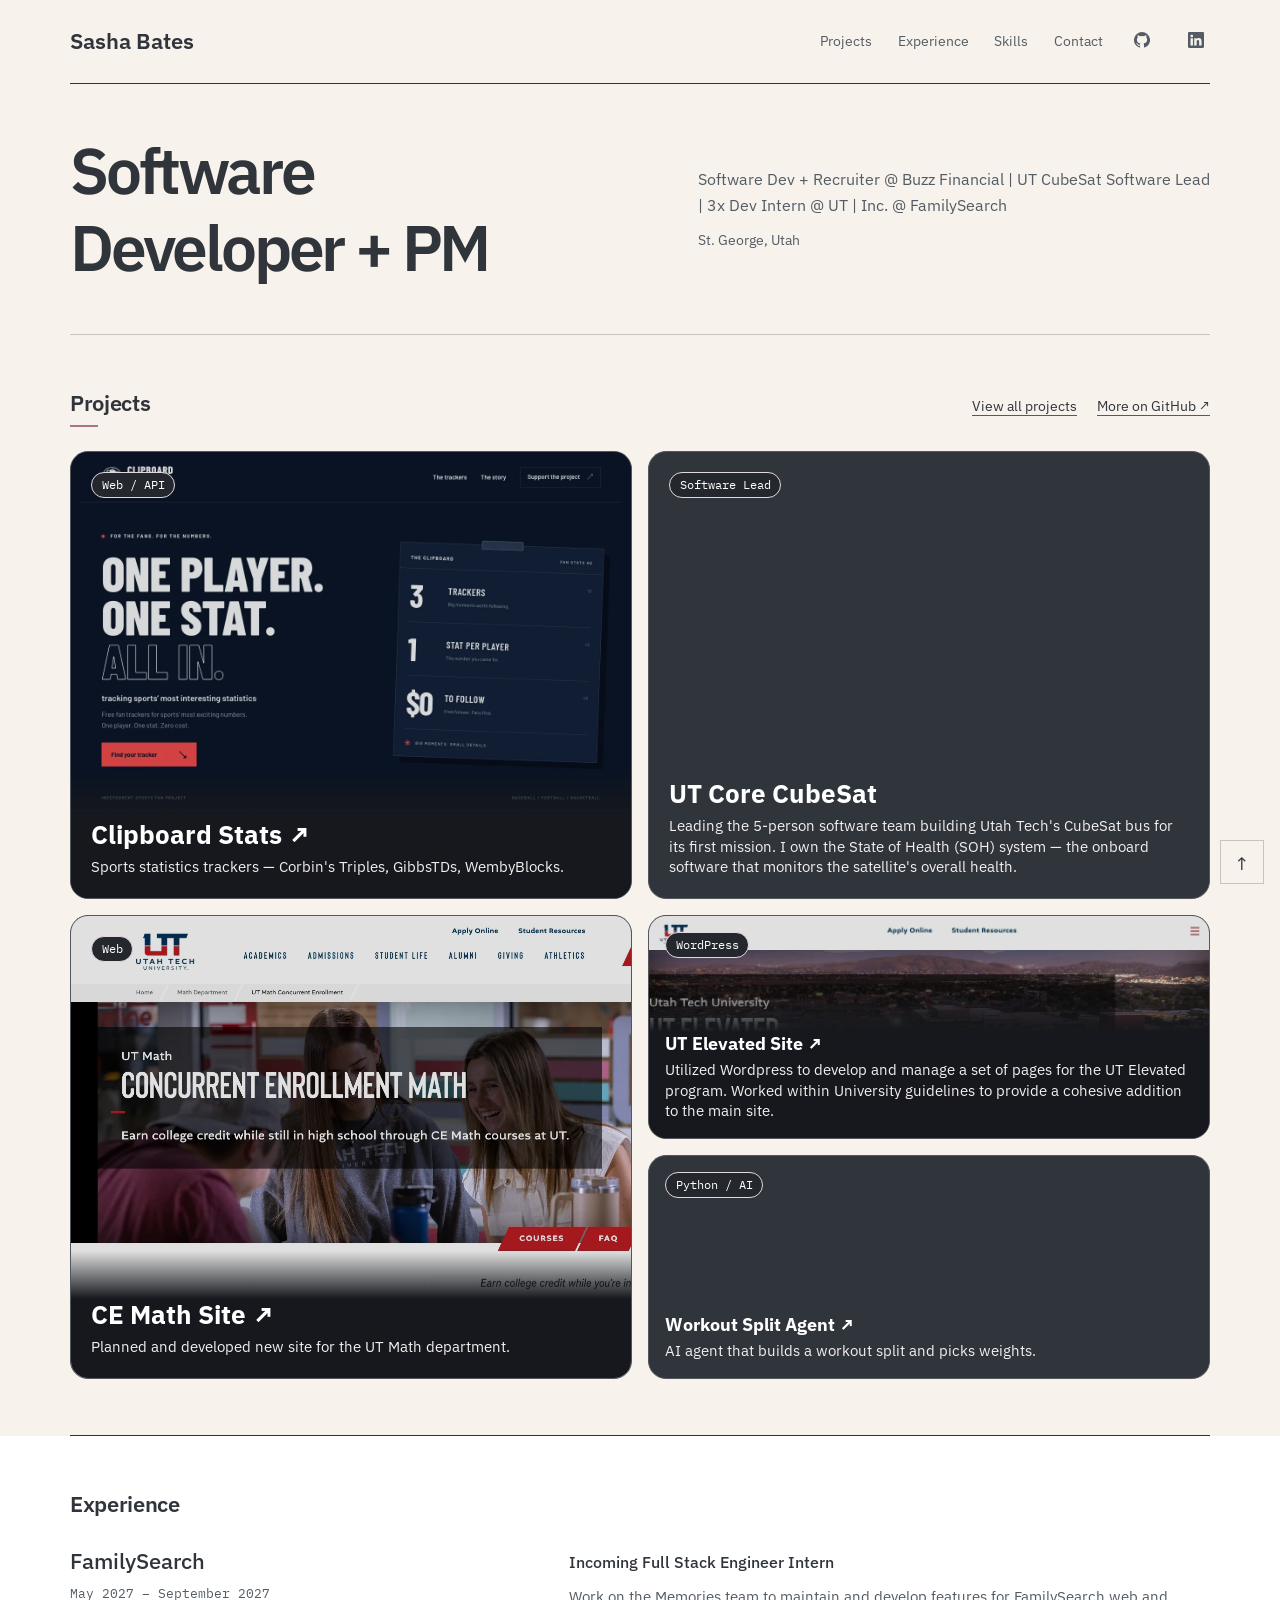
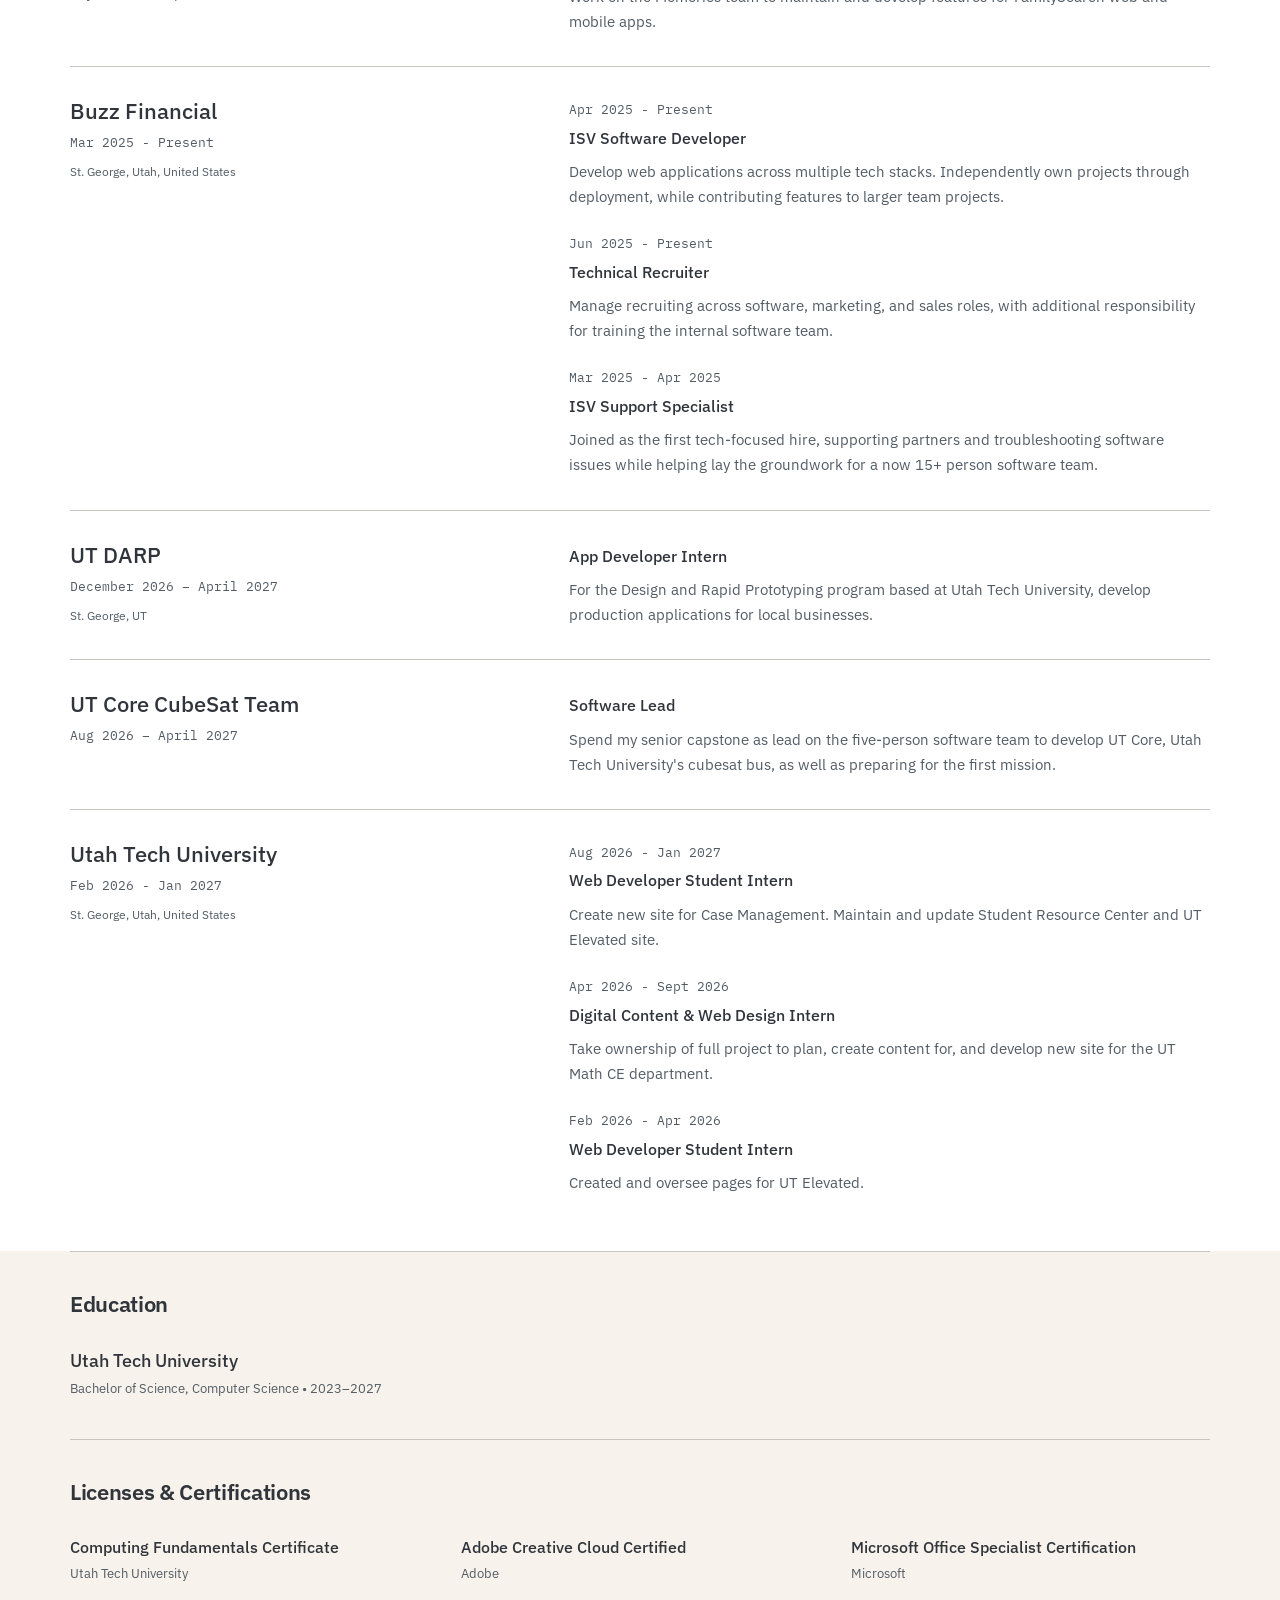
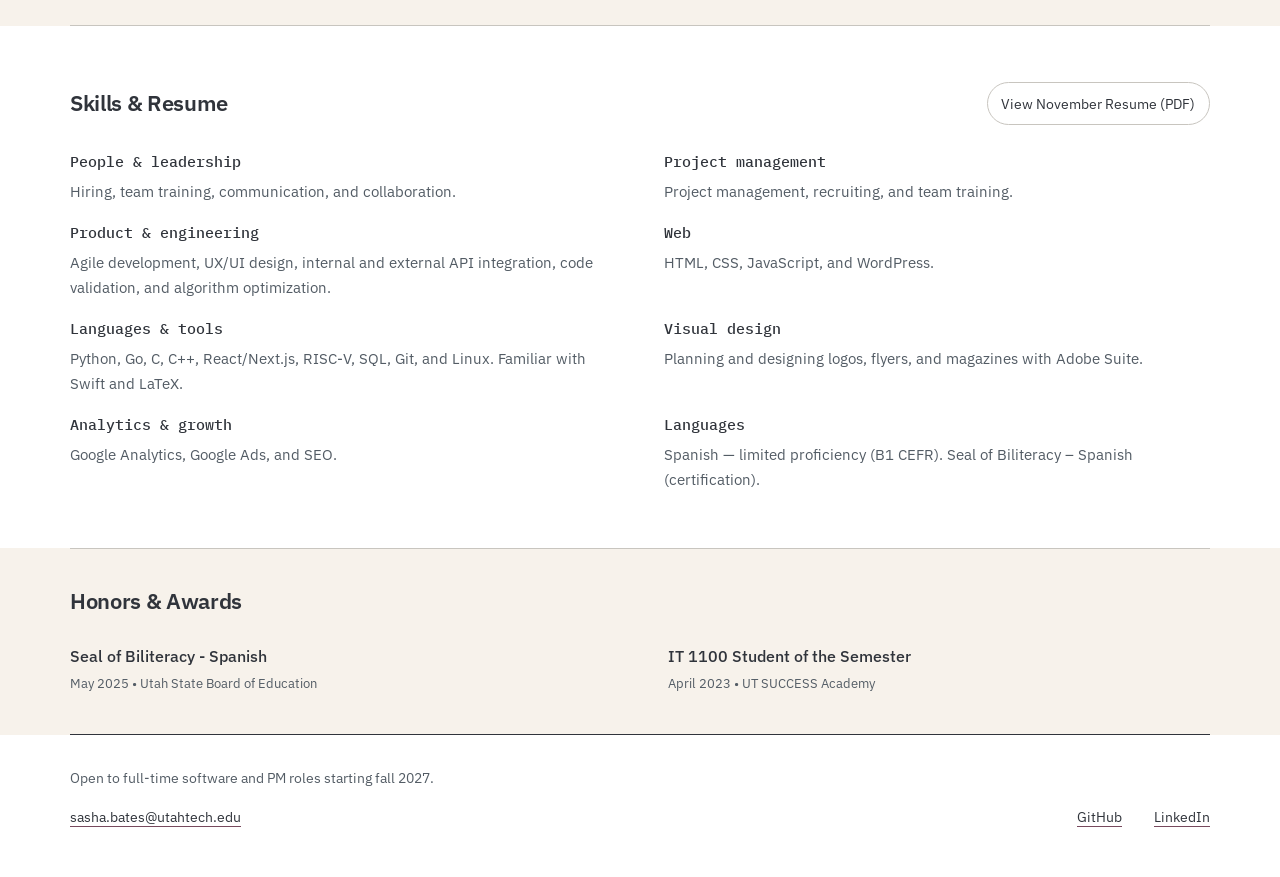
<file: index.html>
<!doctype html>
<html lang="en">
<head>
	<meta charset="UTF-8" />
	<meta name="viewport" content="width=device-width, initial-scale=1.0" />
	<title>Sasha Bates | Software Developer + PM</title>
	<link rel="icon" href="/assets/favicon.svg?v=2" type="image/svg+xml" />
	<link rel="icon" href="/assets/favicon-32.png?v=2" type="image/png" sizes="32x32" />
	<link rel="icon" href="/assets/favicon-16.png?v=2" type="image/png" sizes="16x16" />
	<link rel="apple-touch-icon" href="/assets/favicon-180.png?v=2" sizes="180x180" />
	<link rel="preconnect" href="https://fonts.googleapis.com" />
	<link rel="preconnect" href="https://fonts.gstatic.com" crossorigin />
	<link
		href="https://fonts.googleapis.com/css2?family=IBM+Plex+Mono:wght@400;500&family=IBM+Plex+Sans:wght@400;500;600;700&display=swap"
		rel="stylesheet"
	/>
	<link rel="stylesheet" href="styles.css?v=10" />
</head>
<!-- Google tag (gtag.js) -->
<script async src="https://www.googletagmanager.com/gtag/js?id=G-SPYB3X56YT"></script>
<script>
  window.dataLayer = window.dataLayer || [];
  function gtag(){dataLayer.push(arguments);}
  gtag('js', new Date());

  gtag('config', 'G-SPYB3X56YT');
</script>
<body id="top" class="page-home">
	<a class="skip-link" href="#main">Skip to content</a>
	<header class="site-header">
		<a class="logo" href="/">Sasha Bates</a>
		<nav aria-label="Main navigation">
			<a href="/?scroll=projects">Projects</a>
			<a href="/?scroll=timeline">Experience</a>
			<a href="/?scroll=skills">Skills</a>
			<a href="#contact">Contact</a>
			<a class="nav-social" href="https://github.com/sshb4" target="_blank" rel="noreferrer" aria-label="GitHub">
				<svg viewBox="0 0 16 16" width="16" height="16" aria-hidden="true" focusable="false"><path fill="currentColor" d="M8 0a8 8 0 0 0-2.53 15.59c.4.07.55-.17.55-.38v-1.49c-2.23.48-2.7-.95-2.7-.95-.36-.92-.89-1.16-.89-1.16-.73-.5.06-.49.06-.49.81.06 1.23.83 1.23.83.72 1.22 1.87.87 2.33.66.07-.52.28-.87.51-1.07-1.78-.2-3.64-.89-3.64-3.95 0-.87.31-1.59.82-2.15-.08-.2-.36-1.01.08-2.11 0 0 .67-.22 2.2.82a7.65 7.65 0 0 1 4 0c1.53-1.04 2.2-.82 2.2-.82.44 1.1.16 1.91.08 2.11.51.56.82 1.28.82 2.15 0 3.07-1.87 3.75-3.65 3.95.29.25.54.74.54 1.49v2.18c0 .21.15.46.55.38A8 8 0 0 0 8 0Z" /></svg>
			</a>
			<a class="nav-social" href="https://www.linkedin.com/in/sasha-bates/" target="_blank" rel="noreferrer" aria-label="LinkedIn">
				<svg viewBox="0 0 16 16" width="16" height="16" aria-hidden="true" focusable="false"><path fill="currentColor" d="M0 1.15C0 .52.52 0 1.17 0h13.66C15.48 0 16 .52 16 1.15v13.7c0 .63-.52 1.15-1.17 1.15H1.17C.52 16 0 15.48 0 14.85V1.15Zm4.94 12.24V6.17h-2.4v7.22h2.4ZM3.74 5.18c.84 0 1.36-.55 1.36-1.25-.02-.71-.52-1.25-1.34-1.25-.82 0-1.36.54-1.36 1.25 0 .7.52 1.25 1.33 1.25h.01Zm4.9 8.21V9.36c0-.22.02-.43.08-.59.18-.43.57-.87 1.23-.87.87 0 1.21.66 1.21 1.63v3.86h2.4V9.25c0-2.21-1.18-3.24-2.76-3.24-1.28 0-1.85.7-2.16 1.19V6.17h-2.4c.03.68 0 7.22 0 7.22h2.4Z" /></svg>
			</a>
		</nav>
	</header>

	<main id="main">
		<section class="hero panel">
			<h1>Software Developer + PM</h1>
			<div class="hero-intro">
				<p class="lead">Software Dev + Recruiter @ Buzz Financial | UT CubeSat Software Lead | 3x Dev Intern @ UT | Inc. @ FamilySearch</p>
				<p class="location">St. George, Utah</p>
			</div>
		</section>

		<section id="projects" class="panel home-projects">
			<div class="section-head">
				<h2>Projects</h2>
				<div class="project-header-links">
					<a class="text-link" href="/projects">View all projects</a>
					<a class="text-link" href="https://github.com/sshb4" target="_blank" rel="noreferrer">More on GitHub <span aria-hidden="true">↗</span></a>
				</div>
			</div>
			<div class="project-mosaic">
				<a class="mosaic-card mosaic-large" href="https://clipboardstats.com/" target="_blank" rel="noreferrer">
					<img class="mosaic-image" src="/assets/project-clipboard-stats.webp" alt="" width="1440" height="1024" />
					<span class="mosaic-tag">Web / API</span>
					<div class="mosaic-copy">
						<h3>Clipboard Stats <span aria-hidden="true">↗</span></h3>
						<p>Sports statistics trackers — Corbin's Triples, GibbsTDs, WembyBlocks.</p>
					</div>
				</a>
				<article class="mosaic-card mosaic-large">
					<span class="mosaic-tag">Software Lead</span>
					<div class="mosaic-copy">
						<h3>UT Core CubeSat</h3>
						<p>Leading the 5-person software team building Utah Tech's CubeSat bus for its first mission. I own the State of Health (SOH) system — the onboard software that monitors the satellite's overall health.</p>
					</div>
				</article>
				<a class="mosaic-card mosaic-large mosaic-math" href="https://math.utahtech.edu/cemath-overview/" target="_blank" rel="noreferrer">
					<img class="mosaic-image" src="/assets/project-ce-math.webp" alt="" width="1400" height="920" />
					<span class="mosaic-tag">Web</span>
					<div class="mosaic-copy">
						<h3>CE Math Site <span aria-hidden="true">↗</span></h3>
						<p>Planned and developed new site for the UT Math department.</p>
					</div>
				</a>
				<a class="mosaic-card mosaic-elevated" href="https://src.utahtech.edu/ut-elevated" target="_blank" rel="noreferrer">
					<img class="mosaic-image" src="/assets/project-ut-elevated.webp" alt="" width="1150" height="940" />
					<span class="mosaic-tag">WordPress</span>
					<div class="mosaic-copy">
						<h3>UT Elevated Site <span aria-hidden="true">↗</span></h3>
						<p>Utilized Wordpress to develop and manage a set of pages for the UT Elevated program. Worked within University guidelines to provide a cohesive addition to the main site.</p>
					</div>
				</a>
				<a class="mosaic-card" href="https://github.com/sshb4/Workout-Split-Agent" target="_blank" rel="noreferrer">
					<span class="mosaic-tag">Python / AI</span>
					<div class="mosaic-copy">
						<h3>Workout Split Agent <span aria-hidden="true">↗</span></h3>
						<p>AI agent that builds a workout split and picks weights.</p>
					</div>
				</a>
			</div>
		</section>

		<section id="timeline" class="panel experience-section">
			<h2>Experience</h2>
			<div class="timeline">
				<article>
					<div class="employer">
						<h3>FamilySearch</h3>
						<p class="year">May 2027 – September 2027</p>
					</div>
					<div class="role-item">
						<p class="meta"><strong>Incoming Full Stack Engineer Intern</strong></p>
						<p>Work on the Memories team to maintain and develop features for FamilySearch web and mobile apps.</p>
					</div>
				</article>
				<article><div class="employer">
					<p class="year">Mar 2025 - Present</p>
					<h3>Buzz Financial</h3>
					<p class="meta">St. George, Utah, United States</p>
					</div><div class="role-stack" aria-label="Roles at Buzz Financial">
						<div class="role-item">
							<p class="year role-year">Apr 2025 - Present</p>
							<p class="meta"><strong>ISV Software Developer</strong></p>
							<p>Develop web applications across multiple tech stacks.
							Independently own projects through deployment, while contributing features to larger team projects.</p>
						</div>
						<div class="role-item">
							<p class="year role-year">Jun 2025 - Present</p>
							<p class="meta"><strong>Technical Recruiter</strong></p>
							<p>Manage recruiting across software, marketing, and sales roles, with additional responsibility for training the internal software team.</p>
						</div>
						<div class="role-item">
							<p class="year role-year">Mar 2025 - Apr 2025</p>
							<p class="meta"><strong>ISV Support Specialist</strong></p>
							<p>Joined as the first tech-focused hire, supporting partners and troubleshooting software issues while helping lay the groundwork for a now 15+ person software team.</p>
						</div>
					</div>
				</article>
				<article>
					<div class="employer">
						<h3>UT DARP</h3>
						<p class="year">December 2026 – April 2027</p>
						<p class="meta">St. George, UT</p>
					</div>
					<div class="role-item">
						<p class="meta"><strong>App Developer Intern</strong></p>
						<p>For the Design and Rapid Prototyping program based at Utah Tech University, develop production applications for local businesses.</p>
					</div>
				</article>
				<article>
					<div class="employer">
						<h3>UT Core CubeSat Team</h3>
						<p class="year">Aug 2026 – April 2027</p>
					</div>
					<div class="role-item">
						<p class="meta"><strong>Software Lead</strong></p>
						<p>Spend my senior capstone as lead on the five-person software team to develop UT Core, Utah Tech University's cubesat bus, as well as preparing for the first mission.</p>
					</div>
				</article>
				<article><div class="employer">
					<p class="year">Feb 2026 - Jan 2027</p>
					<h3>Utah Tech University</h3>
					<p class="meta">St. George, Utah, United States</p>
					</div><div class="role-stack" aria-label="Roles at Utah Tech University">
						<div class="role-item">
							<p class="year role-year">Aug 2026 - Jan 2027</p>
							<p class="meta"><strong>Web Developer Student Intern</strong></p>
							<p>Create new site for Case Management. Maintain and update Student Resource Center and UT Elevated site.</p>
						</div>
						<div class="role-item">
							<p class="year role-year">Apr 2026 - Sept 2026</p>
							<p class="meta"><strong>Digital Content &amp; Web Design Intern</strong></p>
							<p>Take ownership of full project to plan, create content for, and develop new site for the UT Math CE department.</p>
						</div>
						<div class="role-item">
							<p class="year role-year">Feb 2026 - Apr 2026</p>
							<p class="meta"><strong>Web Developer Student Intern</strong></p>
							<p>Created and oversee pages for UT Elevated.</p>
						</div>
					</div>
				</article>
			</div>
		</section>

		<section class="panel info-section education">
			<h2>Education</h2>
			<div class="projects-grid">
				<article class="project-card">
					<h3>Utah Tech University</h3>
					<p class="meta">Bachelor of Science, Computer Science • 2023–2027</p>
				</article>
			</div>
		</section>

		<section class="panel info-section credentials">
			<h2>Licenses & Certifications</h2>
			<div class="projects-grid">
				<article class="project-card">
					<h3>Computing Fundamentals Certificate</h3>
					<p class="meta">Utah Tech University</p>
				</article>
				<article class="project-card">
					<h3>Adobe Creative Cloud Certified</h3>
					<p class="meta">Adobe</p>
				</article>
				<article class="project-card">
					<h3>Microsoft Office Specialist Certification</h3>
					<p class="meta">Microsoft</p>
				</article>
			</div>
		</section>

		<section id="skills" class="panel skills-section">
			<div class="section-head">
				<h2>Skills &amp; Resume</h2>
				<a class="resume-link" href="/assets/SashaBatesResumeNovember2026.docx%20%281%29.pdf" target="_blank" rel="noreferrer">View November Resume (PDF)</a>
			</div>
			<div class="skill-grid">
				<p><span class="skill-label">People &amp; leadership</span>Hiring, team training, communication, and collaboration.</p>
				<p><span class="skill-label">Project management</span>Project management, recruiting, and team training.</p>
				<p><span class="skill-label">Product &amp; engineering</span>Agile development, UX/UI design, internal and external API integration, code validation, and algorithm optimization.</p>
				<p><span class="skill-label">Web</span>HTML, CSS, JavaScript, and WordPress.</p>
				<p><span class="skill-label">Languages &amp; tools</span>Python, Go, C, C++, React/Next.js, RISC-V, SQL, Git, and Linux. Familiar with Swift and LaTeX.</p>
				<p><span class="skill-label">Visual design</span>Planning and designing logos, flyers, and magazines with Adobe Suite.</p>
				<p><span class="skill-label">Analytics &amp; growth</span>Google Analytics, Google Ads, and SEO.</p>
				<p><span class="skill-label">Languages</span>Spanish — limited proficiency (B1 CEFR). Seal of Biliteracy – Spanish (certification).</p>
			</div>
		</section>

		<section class="panel info-section awards">
			<h2>Honors & Awards</h2>
			<div class="projects-grid">
				<article class="project-card">
					<h3>Seal of Biliteracy - Spanish</h3>
					<p class="meta">May 2025 • Utah State Board of Education</p>
				</article>
				<article class="project-card">
					<h3>IT 1100 Student of the Semester</h3>
					<p class="meta">April 2023 • UT SUCCESS Academy</p>
				</article>
			</div>
		</section>

	</main>

	<button class="back-to-top" type="button" aria-label="Back to top" title="Back to top">↑</button>

	<footer class="site-footer" id="contact" aria-label="Contact">
		<p class="footer-note">Open to full-time software and PM roles starting fall 2027.</p>
		<a href="mailto:sasha.bates@utahtech.edu">sasha.bates@utahtech.edu</a>
		<a href="https://github.com/sshb4" target="_blank" rel="noreferrer">GitHub</a>
		<a href="https://www.linkedin.com/in/sasha-bates/" target="_blank" rel="noreferrer">LinkedIn</a>
	</footer>
	<script src="/site.js?v=8" defer></script>
</body>
</html>
</file>
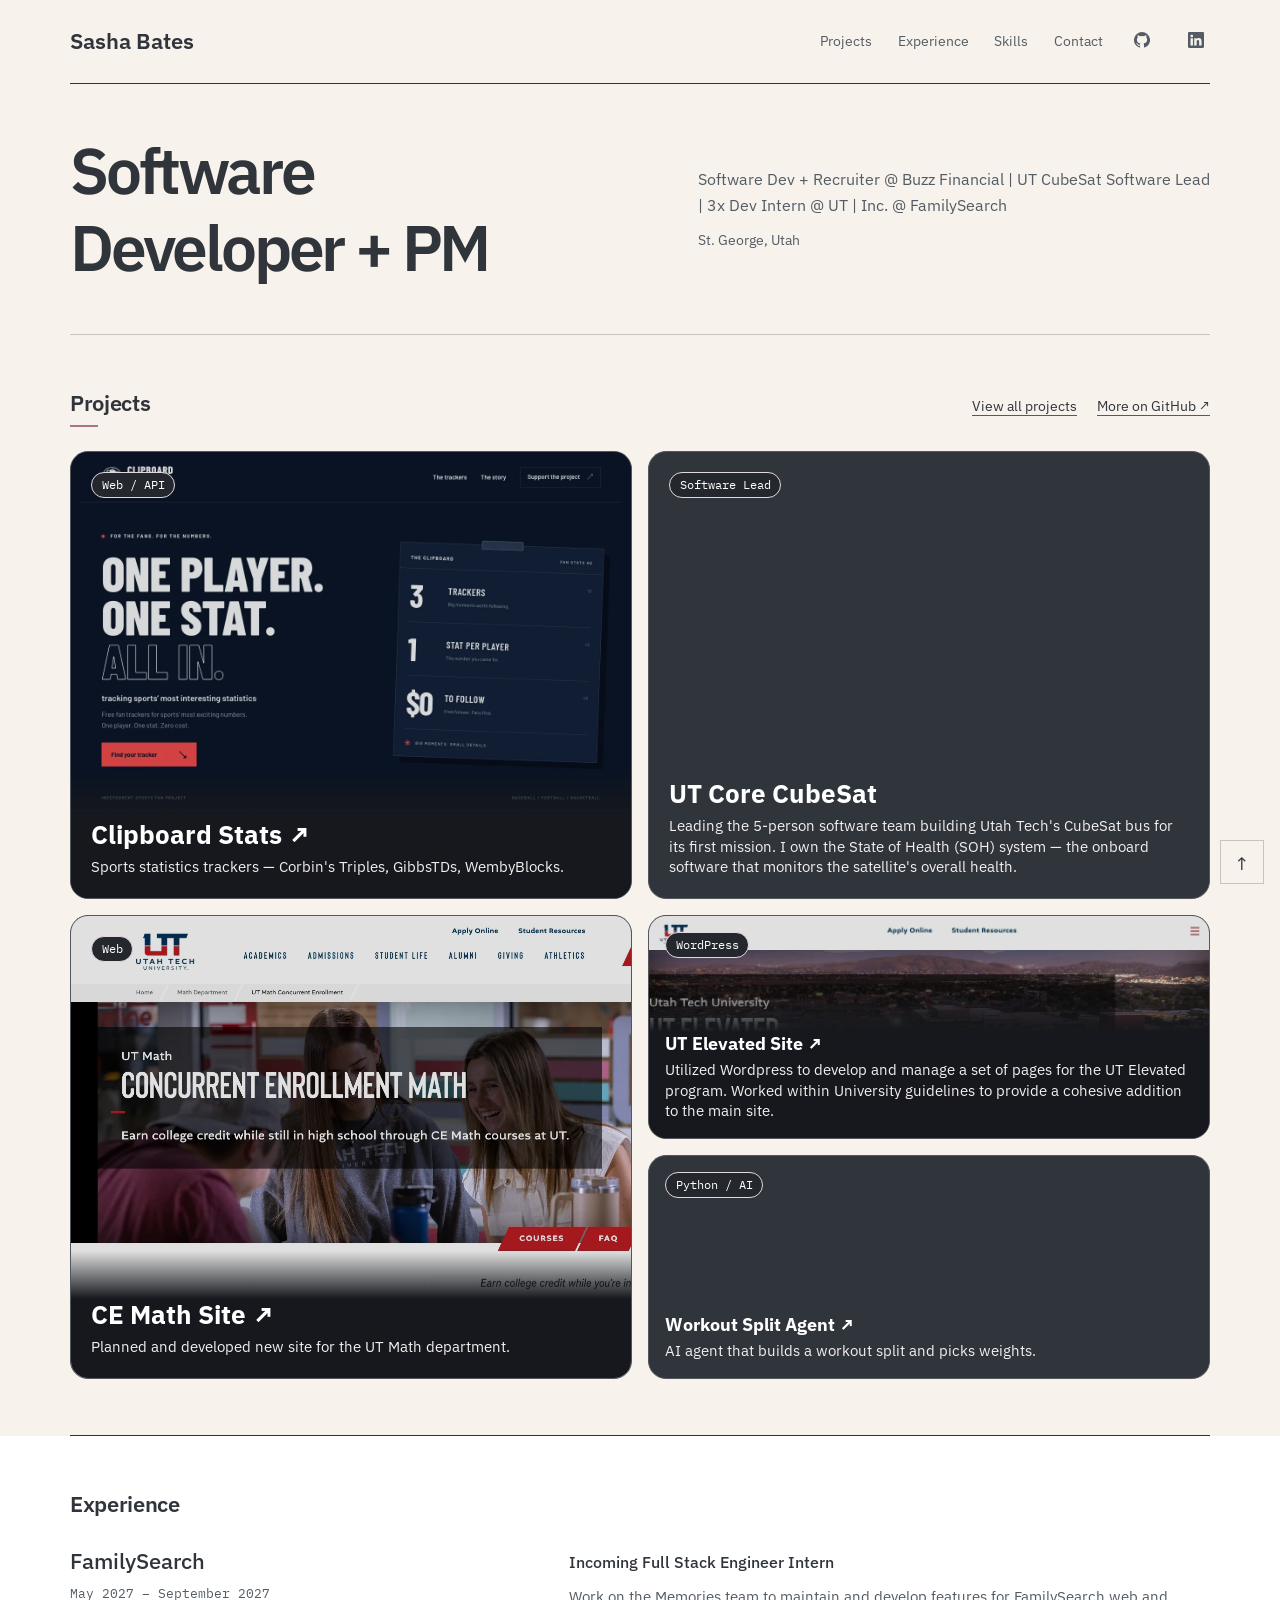
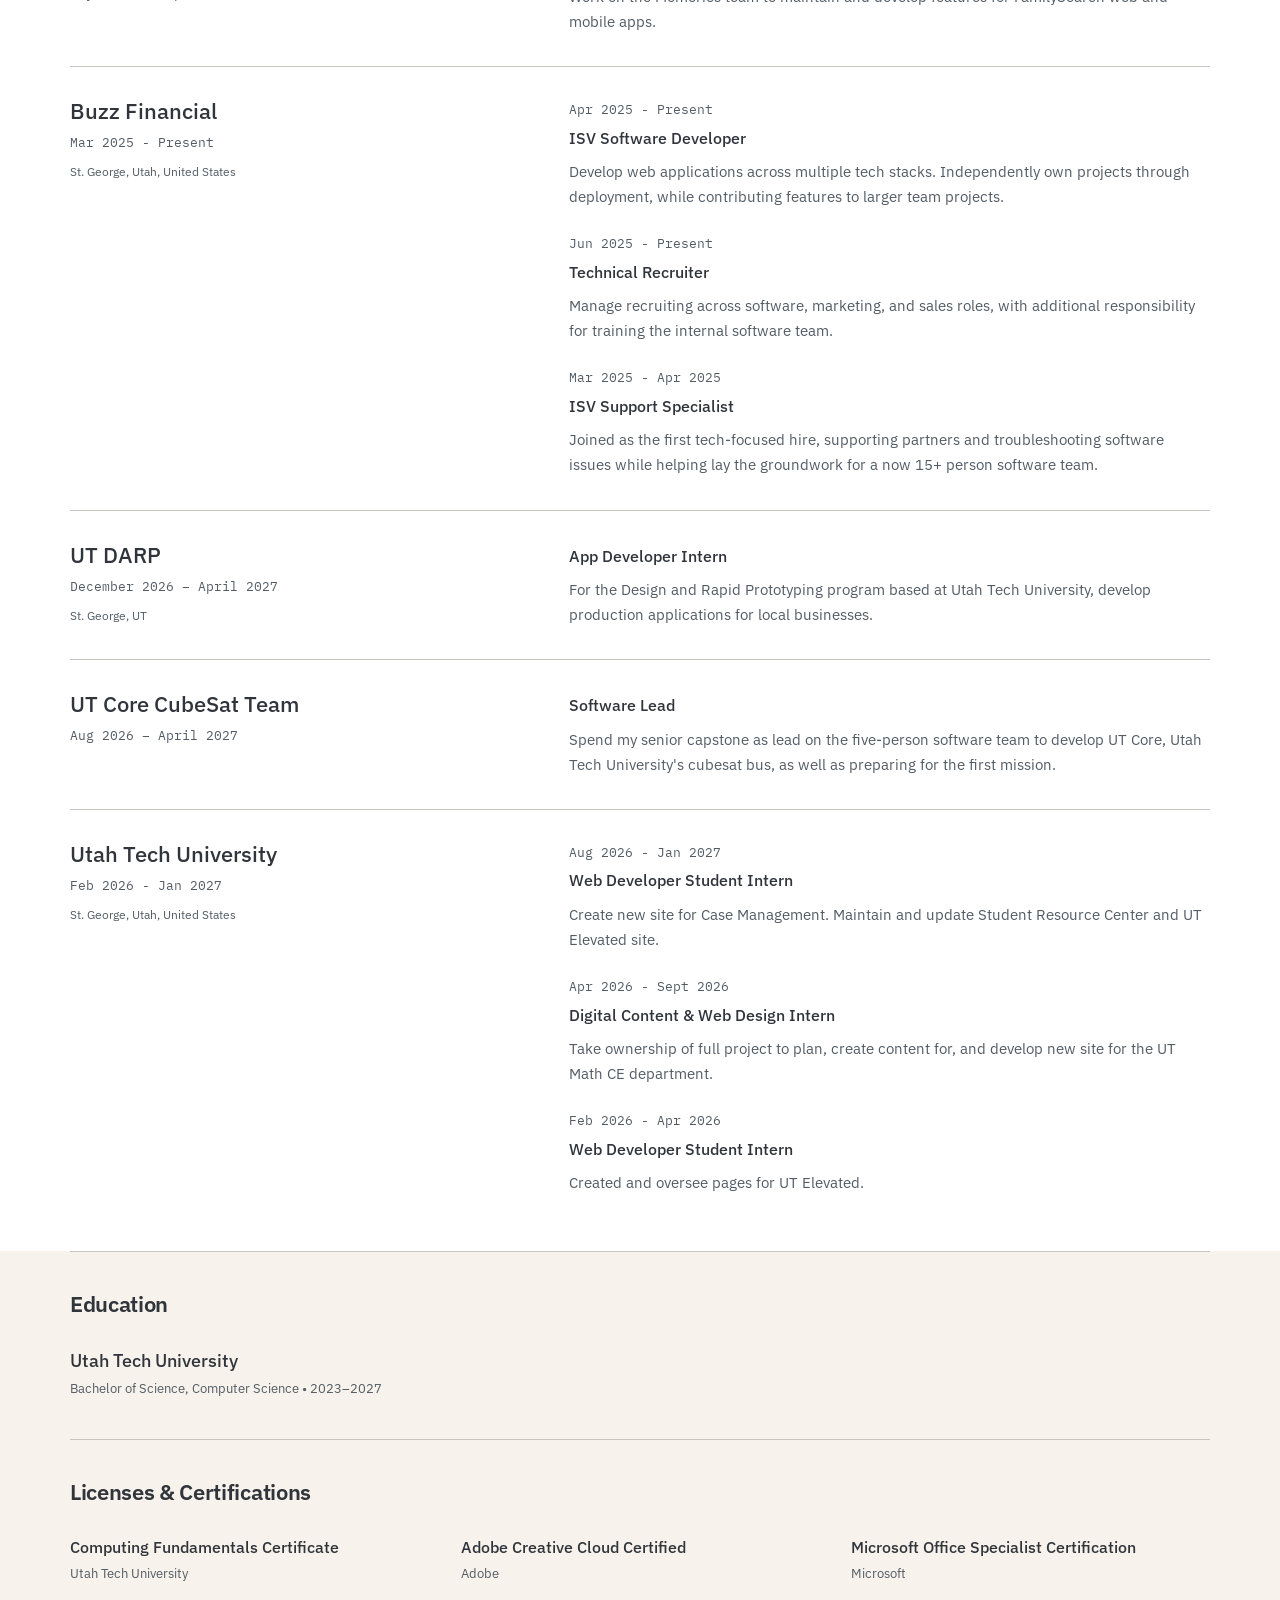
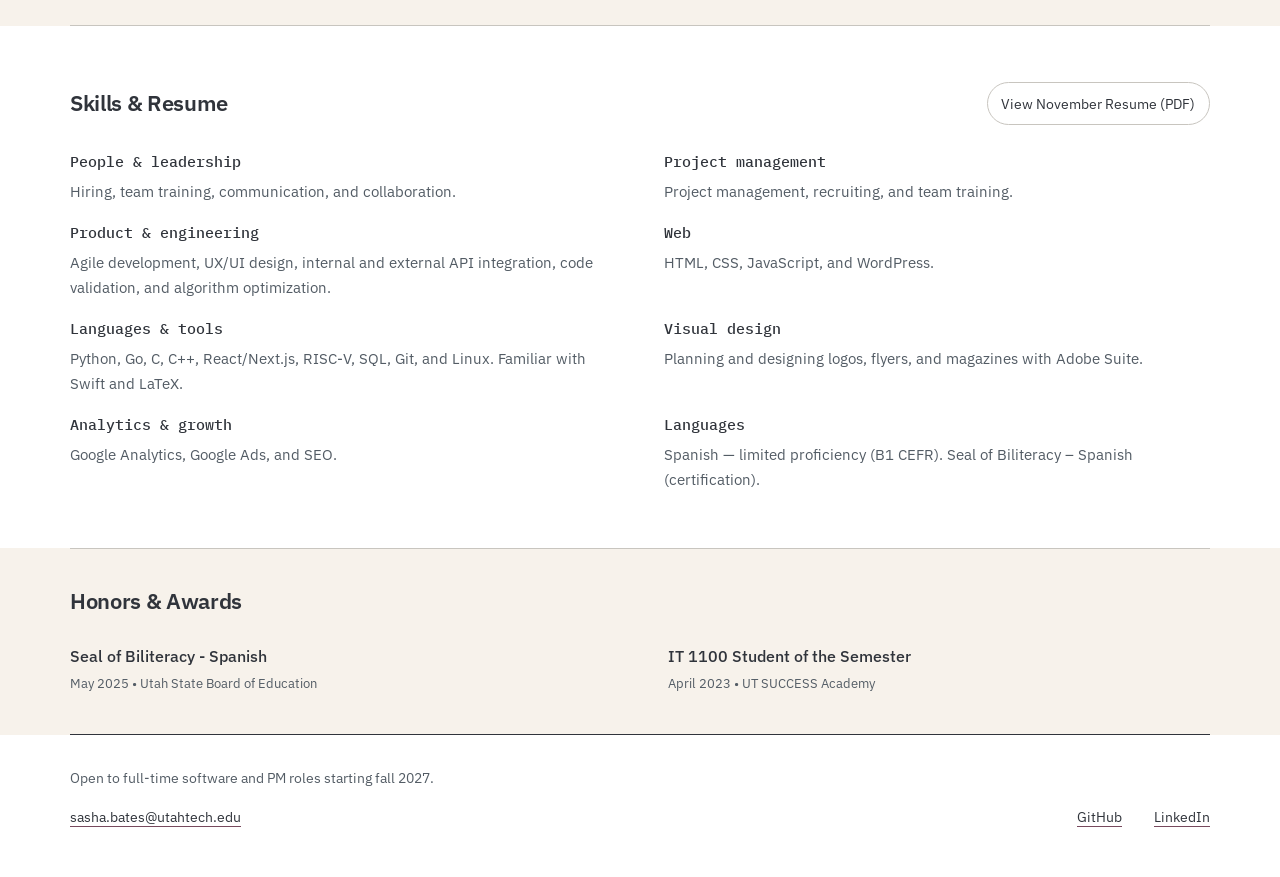
<file: contact/index.html>
<!doctype html>
<html lang="en">
<head>
	<meta charset="UTF-8" />
	<meta name="viewport" content="width=device-width, initial-scale=1.0" />
	<title>Contact | Sasha Bates</title>
	<link rel="canonical" href="https://sashabates.dev/#contact" />
	<meta http-equiv="refresh" content="0; url=/#contact" />
</head>
<body>
	<p><a href="/#contact">Contact Sasha Bates</a></p>
</body>
</html>
</file>
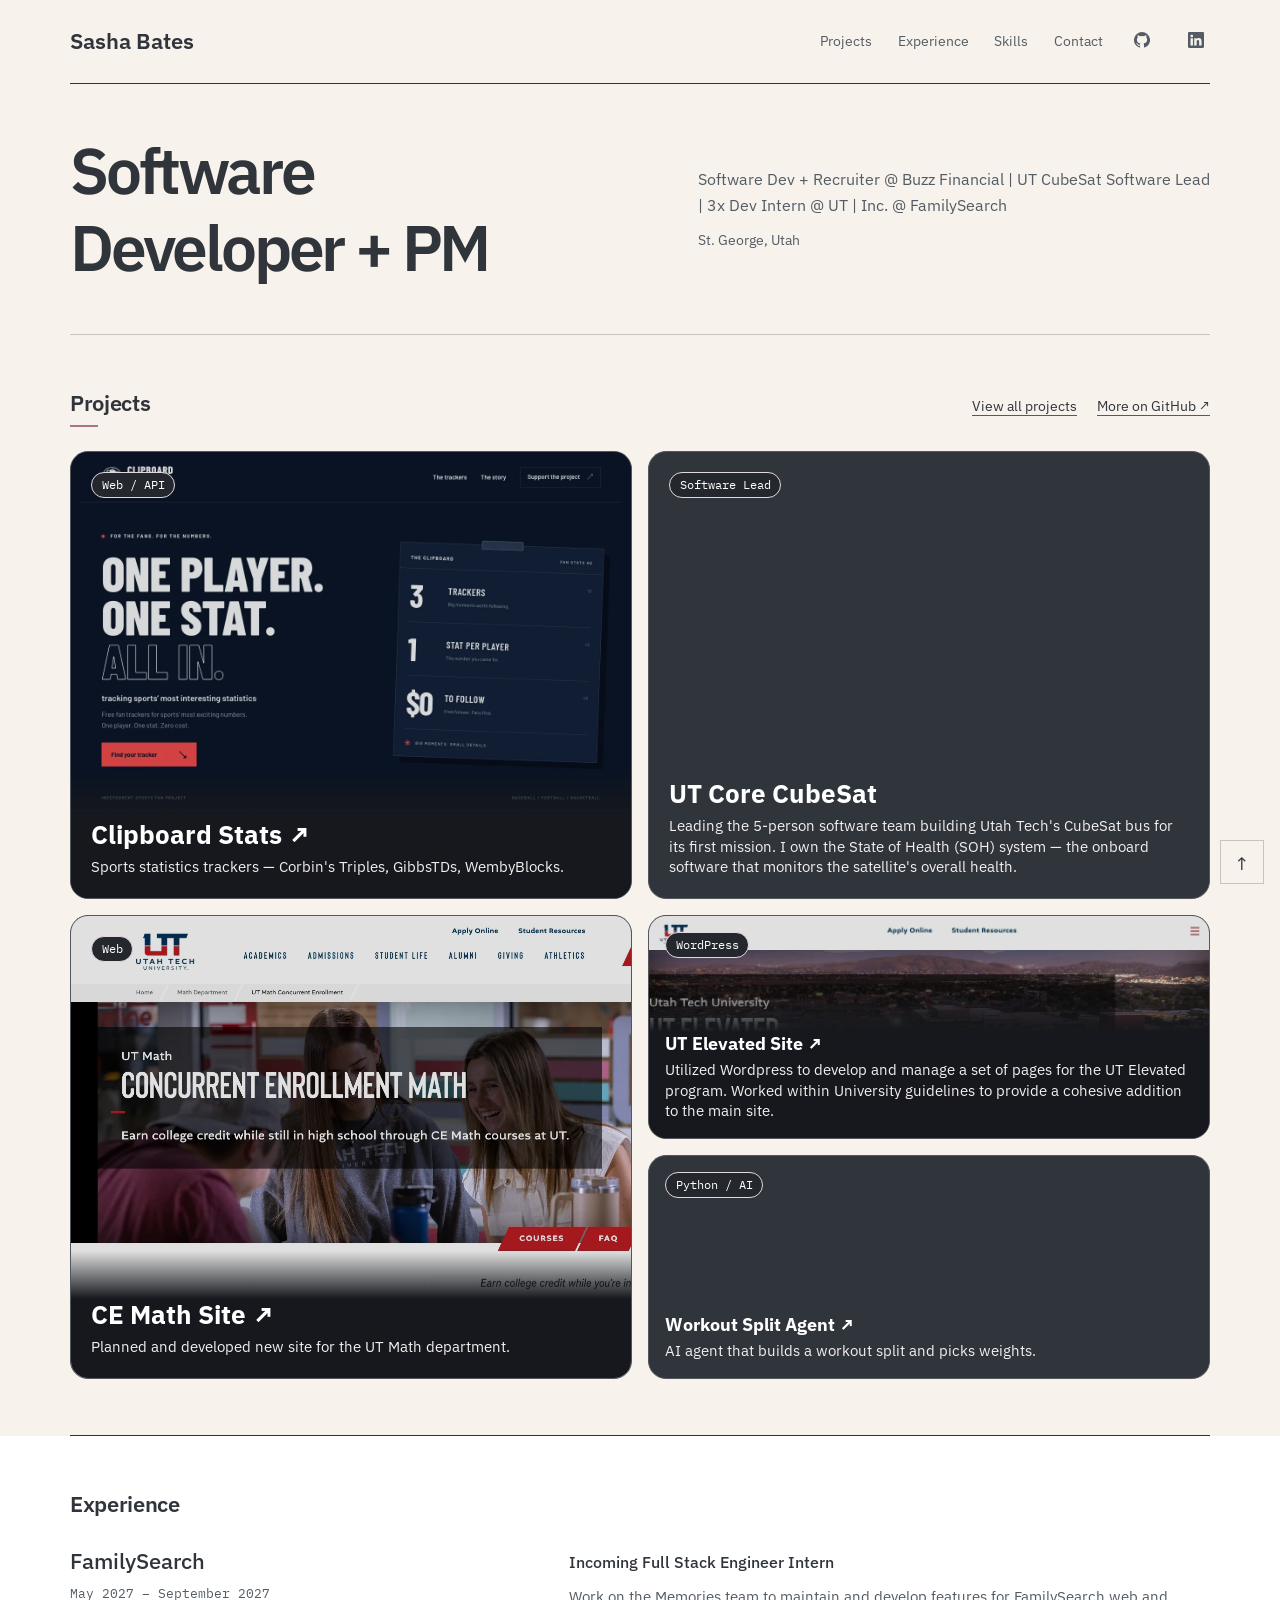
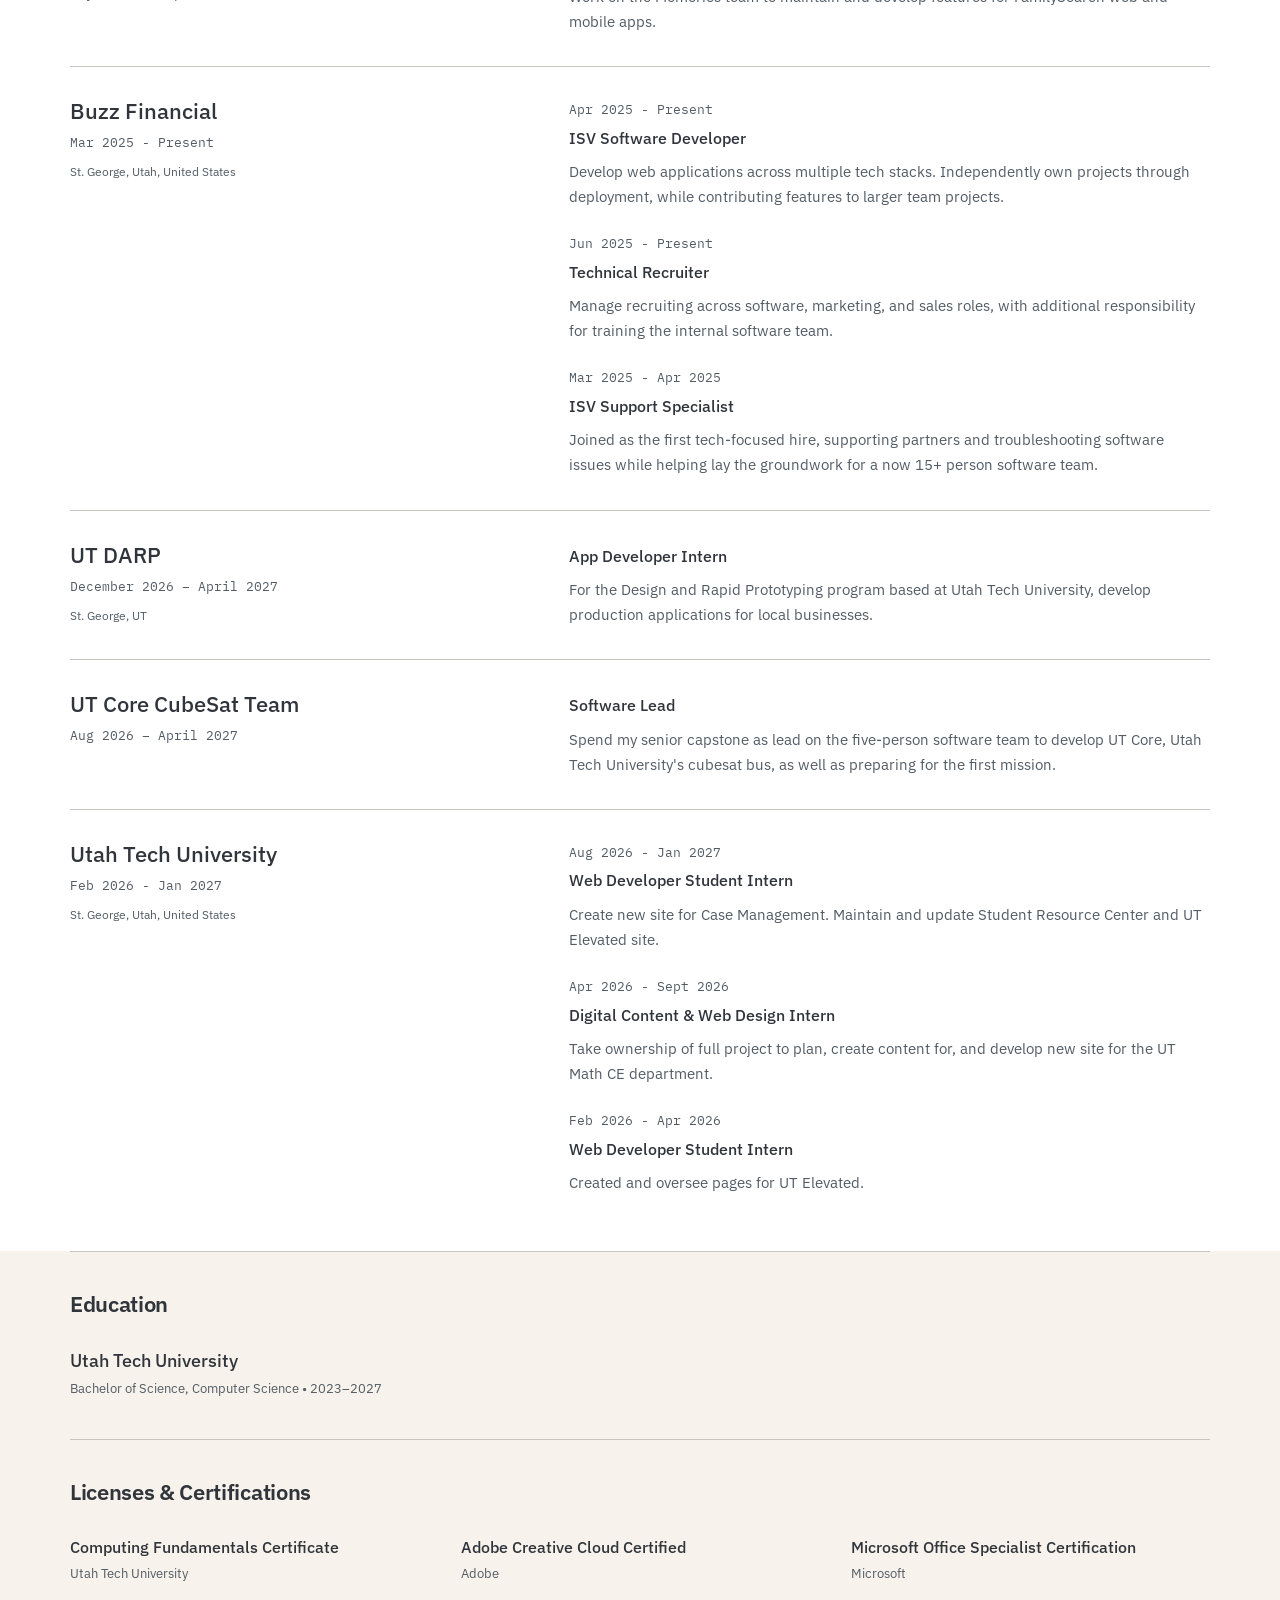
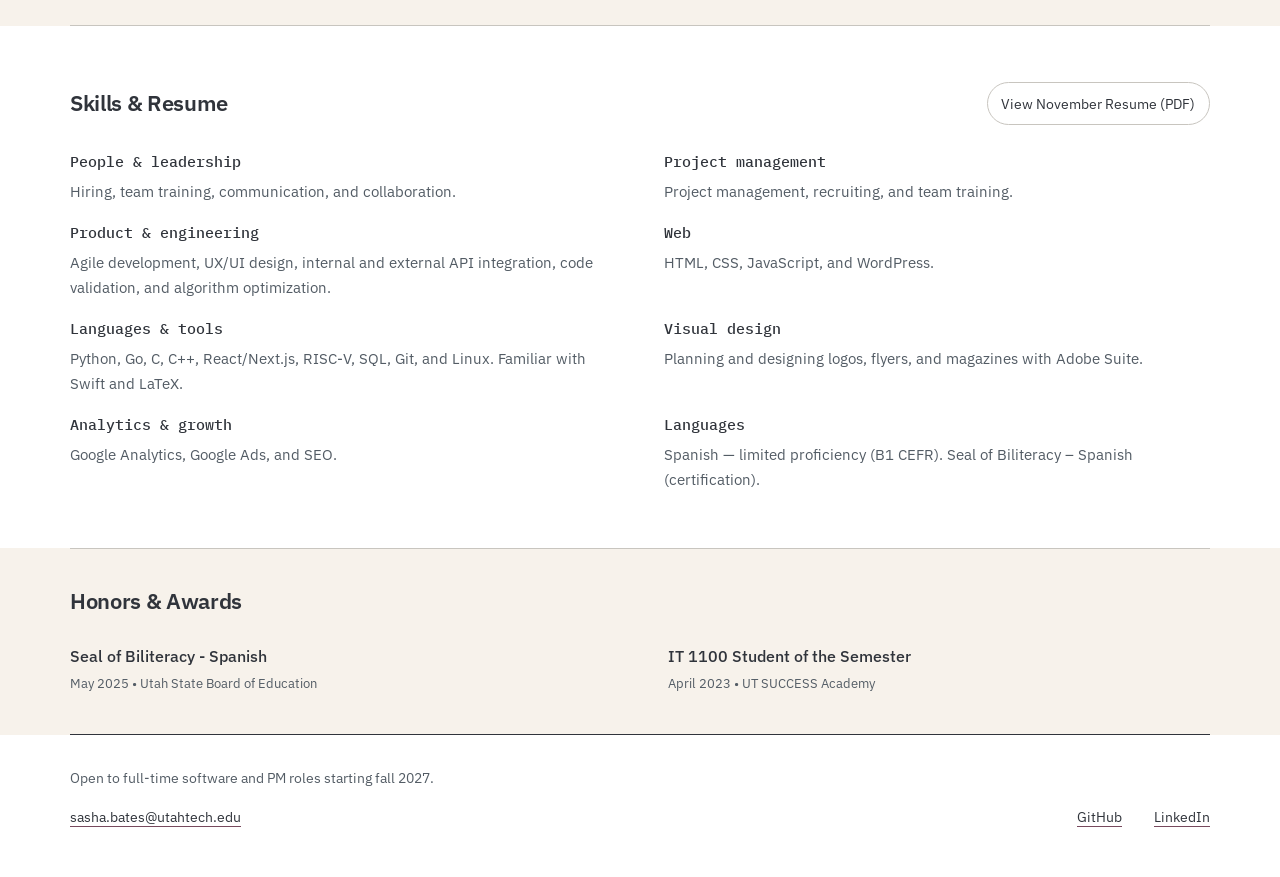
<file: experience/index.html>
<!doctype html>
<html lang="en">
<head>
	<meta charset="UTF-8" />
	<meta name="viewport" content="width=device-width, initial-scale=1.0" />
	<title>Redirecting...</title>
	<link rel="icon" href="/assets/favicon.svg" type="image/svg+xml" />
	<link rel="icon" href="/assets/favicon-32.png" type="image/png" sizes="32x32" />
	<link rel="icon" href="/assets/favicon-16.png" type="image/png" sizes="16x16" />
	<link rel="apple-touch-icon" href="/assets/favicon-180.png" sizes="180x180" />
	<link rel="canonical" href="/" />
	<script>
		try {
			sessionStorage.setItem('homeScrollTarget', 'timeline');
			window.location.replace('/');
		} catch (error) {
			window.location.replace('/?scroll=timeline');
		}
	</script>
	<noscript>
		<meta http-equiv="refresh" content="0; url=/?scroll=timeline" />
	</noscript>
</head>
<body>
	<p>Redirecting to <a href="/?scroll=timeline">/</a>...</p>
</body>
</html>
</file>
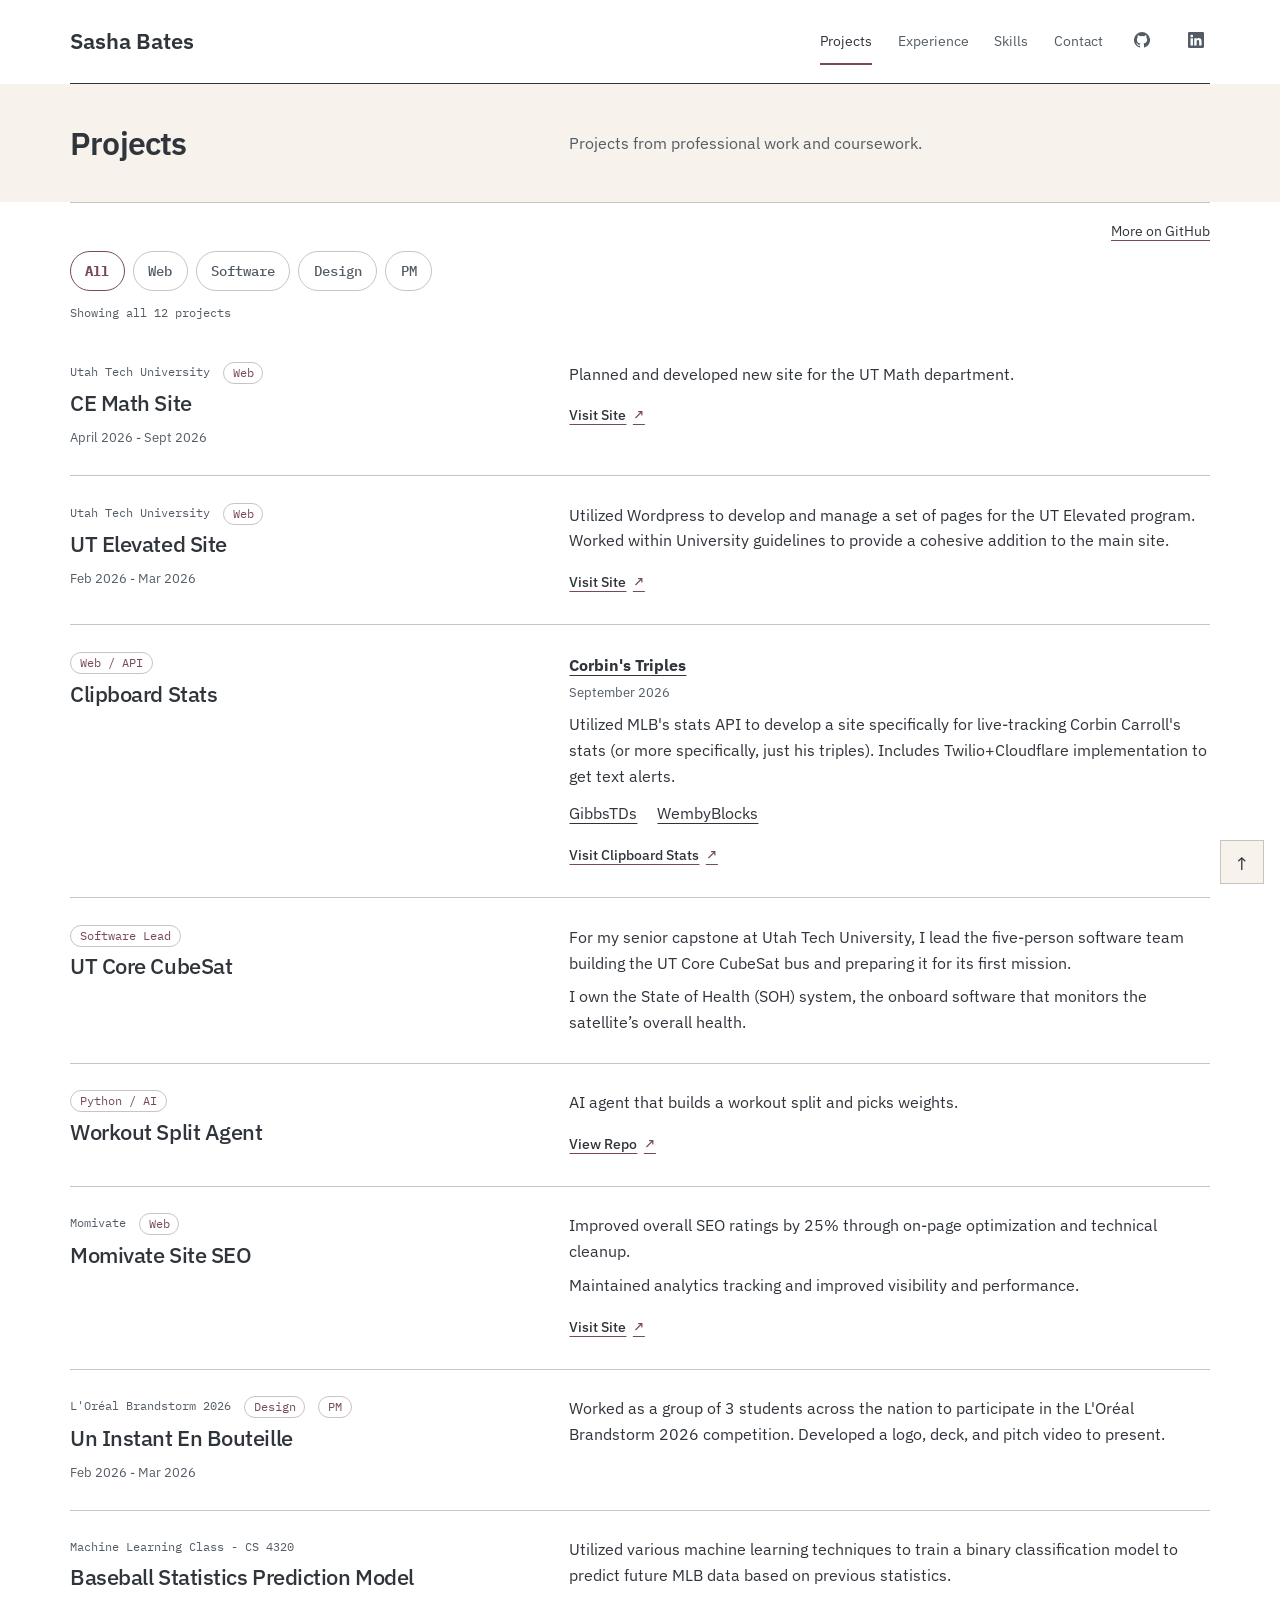
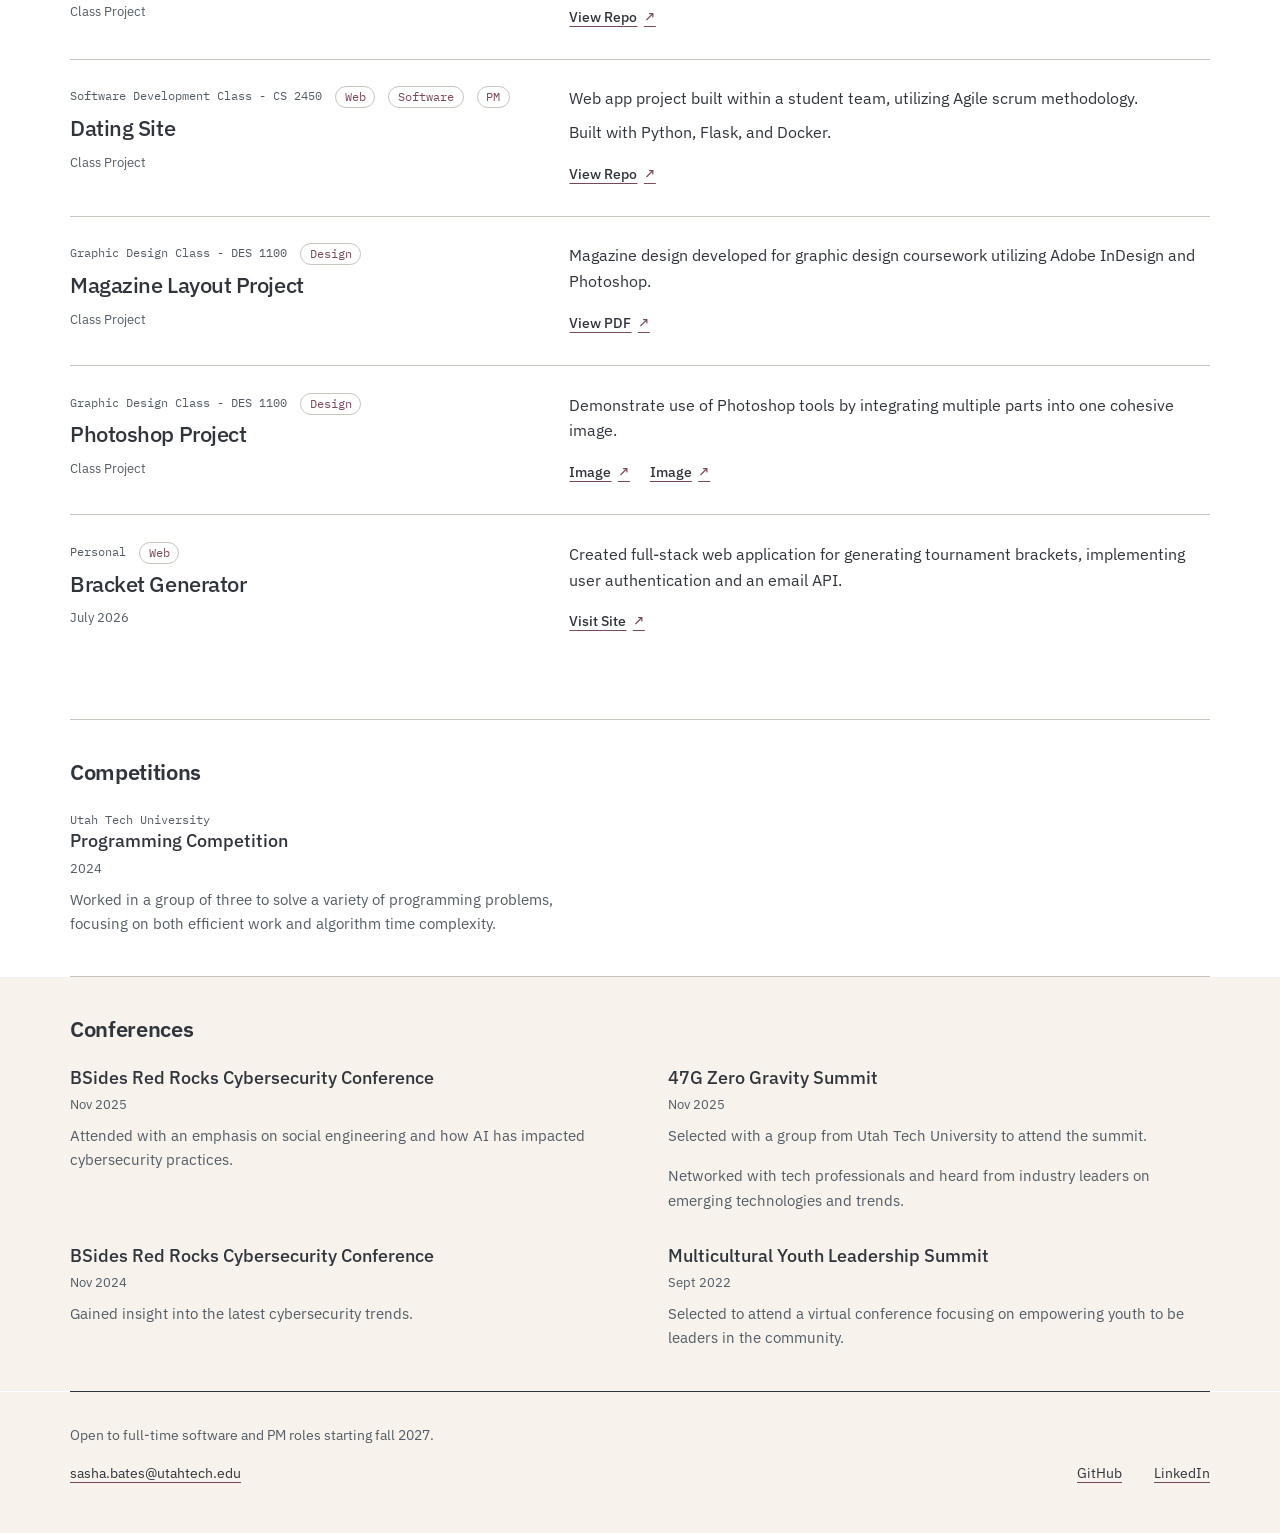
<file: projects/index.html>
<!doctype html>
<html lang="en">
<head>
	<meta charset="UTF-8" />
	<meta name="viewport" content="width=device-width, initial-scale=1.0" />
	<title>Projects | Sasha Bates</title>
	<link rel="icon" href="/assets/favicon.svg?v=2" type="image/svg+xml" />
	<link rel="icon" href="/assets/favicon-32.png?v=2" type="image/png" sizes="32x32" />
	<link rel="icon" href="/assets/favicon-16.png?v=2" type="image/png" sizes="16x16" />
	<link rel="apple-touch-icon" href="/assets/favicon-180.png?v=2" sizes="180x180" />
	<link rel="preconnect" href="https://fonts.googleapis.com" />
	<link rel="preconnect" href="https://fonts.gstatic.com" crossorigin />
	<link
		href="https://fonts.googleapis.com/css2?family=IBM+Plex+Mono:wght@400;500&family=IBM+Plex+Sans:wght@400;500;600;700&display=swap"
		rel="stylesheet"
	/>
	<link rel="stylesheet" href="/styles.css?v=10" />
</head>
<!-- Google tag (gtag.js) -->
<script async src="https://www.googletagmanager.com/gtag/js?id=G-SPYB3X56YT"></script>
<script>
  window.dataLayer = window.dataLayer || [];
  function gtag(){dataLayer.push(arguments);}
  gtag('js', new Date());

  gtag('config', 'G-SPYB3X56YT');
</script>
<body id="top" class="page-projects">
	<a class="skip-link" href="#main">Skip to content</a>
	<header class="site-header">
		<a class="logo" href="/">Sasha Bates</a>
		<nav aria-label="Main navigation">
			<a href="/projects" aria-current="page">Projects</a>
			<a href="/?scroll=timeline">Experience</a>
			<a href="/?scroll=skills">Skills</a>
			<a href="/#contact">Contact</a>
			<a class="nav-social" href="https://github.com/sshb4" target="_blank" rel="noreferrer" aria-label="GitHub">
				<svg viewBox="0 0 16 16" width="16" height="16" aria-hidden="true" focusable="false"><path fill="currentColor" d="M8 0a8 8 0 0 0-2.53 15.59c.4.07.55-.17.55-.38v-1.49c-2.23.48-2.7-.95-2.7-.95-.36-.92-.89-1.16-.89-1.16-.73-.5.06-.49.06-.49.81.06 1.23.83 1.23.83.72 1.22 1.87.87 2.33.66.07-.52.28-.87.51-1.07-1.78-.2-3.64-.89-3.64-3.95 0-.87.31-1.59.82-2.15-.08-.2-.36-1.01.08-2.11 0 0 .67-.22 2.2.82a7.65 7.65 0 0 1 4 0c1.53-1.04 2.2-.82 2.2-.82.44 1.1.16 1.91.08 2.11.51.56.82 1.28.82 2.15 0 3.07-1.87 3.75-3.65 3.95.29.25.54.74.54 1.49v2.18c0 .21.15.46.55.38A8 8 0 0 0 8 0Z" /></svg>
			</a>
			<a class="nav-social" href="https://www.linkedin.com/in/sasha-bates/" target="_blank" rel="noreferrer" aria-label="LinkedIn">
				<svg viewBox="0 0 16 16" width="16" height="16" aria-hidden="true" focusable="false"><path fill="currentColor" d="M0 1.15C0 .52.52 0 1.17 0h13.66C15.48 0 16 .52 16 1.15v13.7c0 .63-.52 1.15-1.17 1.15H1.17C.52 16 0 15.48 0 14.85V1.15Zm4.94 12.24V6.17h-2.4v7.22h2.4ZM3.74 5.18c.84 0 1.36-.55 1.36-1.25-.02-.71-.52-1.25-1.34-1.25-.82 0-1.36.54-1.36 1.25 0 .7.52 1.25 1.33 1.25h.01Zm4.9 8.21V9.36c0-.22.02-.43.08-.59.18-.43.57-.87 1.23-.87.87 0 1.21.66 1.21 1.63v3.86h2.4V9.25c0-2.21-1.18-3.24-2.76-3.24-1.28 0-1.85.7-2.16 1.19V6.17h-2.4c.03.68 0 7.22 0 7.22h2.4Z" /></svg>
			</a>
		</nav>
	</header>

	<main id="main">
		<section class="hero panel">
			<h1>Projects</h1>
			<p class="lead">Projects from professional work and coursework.</p>
		</section>

		<section id="projects" class="panel">
			<div class="section-head">
				<h2 class="visually-hidden">Project collection</h2>
				<a class="text-link" href="https://github.com/sshb4" target="_blank" rel="noreferrer">More on GitHub</a>
			</div>
			<div class="project-filter" role="group" aria-label="Filter projects by type">
				<button class="filter-chip is-active" type="button" data-filter="all" aria-pressed="true">All</button>
				<button class="filter-chip" type="button" data-filter="web" aria-pressed="false">Web</button>
				<button class="filter-chip" type="button" data-filter="software" aria-pressed="false">Software</button>
				<button class="filter-chip" type="button" data-filter="design" aria-pressed="false">Design</button>
				<button class="filter-chip" type="button" data-filter="pm" aria-pressed="false">PM</button>
			</div>
			<p class="filter-status" role="status" aria-live="polite" aria-atomic="true">Showing all 12 projects</p>
			<div class="projects-grid project-index">
				<article id="ce-math" class="project-card featured-project" data-categories="web">
<div class="project-heading">
<div class="project-tags">
						<p class="tag">Utah Tech University</p>
						<p class="tag tag-type">Web</p>
					</div>
<h3>CE Math Site</h3>
<p class="meta">April 2026 - Sept 2026</p>
</div>
<div class="project-body"><div class="compact-copy">
						<p>Planned and developed new site for the UT Math department.</p>
					</div>
					<div class="project-links">
						<a href="https://math.utahtech.edu/cemath-overview/" target="_blank" rel="noreferrer">Visit Site</a>
					</div></div>
</article>
				<article id="ut-elevated" class="project-card" data-categories="web">
<div class="project-heading">
<div class="project-tags">
						<p class="tag">Utah Tech University</p>
						<p class="tag tag-type">Web</p>
					</div>
<h3>UT Elevated Site</h3>
<p class="meta">Feb 2026 - Mar 2026</p>
</div>
<div class="project-body"><div class="compact-copy">
						<p>Utilized Wordpress to develop and manage a set of pages for the UT Elevated program. Worked within University guidelines to provide a cohesive addition to the main site.</p>
					</div>
					<div class="project-links">
						<a href="https://src.utahtech.edu/ut-elevated" target="_blank" rel="noreferrer">Visit Site</a>
					</div></div>
</article>
				<article id="clipboard-stats" class="project-card" data-categories="web">
					<div class="project-heading">
						<div class="project-tags">
							<p class="tag tag-type">Web / API</p>
						</div>
						<h3>Clipboard Stats</h3>
					</div>
					<div class="project-body">
						<div id="corbins-triples">
							<h4><a href="https://corbinstriples.com" target="_blank" rel="noreferrer">Corbin's Triples</a></h4>
							<p class="meta">September 2026</p>
							<p>Utilized MLB's stats API to develop a site specifically for live-tracking Corbin Carroll's stats (or more specifically, just his triples). Includes Twilio+Cloudflare implementation to get text alerts.</p>
						</div>
						<ul class="tracker-links">
							<li><a href="https://gibbstouchdowns.com/" target="_blank" rel="noreferrer">GibbsTDs</a></li>
							<li><a href="https://wembyblocks.com/" target="_blank" rel="noreferrer">WembyBlocks</a></li>
						</ul>
						<div class="project-links">
							<a href="https://clipboardstats.com/" target="_blank" rel="noreferrer">Visit Clipboard Stats</a>
						</div>
					</div>
				</article>
				<article id="ut-core-cubesat" class="project-card" data-categories="software">
					<div class="project-heading">
						<div class="project-tags">
							<p class="tag tag-type">Software Lead</p>
						</div>
						<h3>UT Core CubeSat</h3>
					</div>
					<div class="project-body compact-copy">
						<p>For my senior capstone at Utah Tech University, I lead the five-person software team building the UT Core CubeSat bus and preparing it for its first mission.</p>
						<p>I own the State of Health (SOH) system, the onboard software that monitors the satellite’s overall health.</p>
					</div>
				</article>
				<article id="workout-split-agent" class="project-card" data-categories="software">
					<div class="project-heading">
						<div class="project-tags">
							<p class="tag tag-type">Python / AI</p>
						</div>
						<h3>Workout Split Agent</h3>
					</div>
					<div class="project-body">
						<p>AI agent that builds a workout split and picks weights.</p>
						<div class="project-links">
							<a href="https://github.com/sshb4/Workout-Split-Agent" target="_blank" rel="noreferrer">View Repo</a>
						</div>
					</div>
				</article>
				<article id="momivate" class="project-card" data-categories="web">
<div class="project-heading">
<div class="project-tags">
						<p class="tag">Momivate</p>
						<p class="tag tag-type">Web</p>
					</div>
<h3>Momivate Site SEO</h3>

</div>
<div class="project-body"><div class="compact-copy">
						<p>Improved overall SEO ratings by 25% through on-page optimization and technical cleanup.</p>
						<p>Maintained analytics tracking and improved visibility and performance.</p>
					</div>
					<div class="project-links">
						<a href="https://momivate.org/" target="_blank" rel="noreferrer">Visit Site</a>
					</div></div>
</article>
				<article id="brandstorm" class="project-card" data-categories="design,pm">
<div class="project-heading">
<div class="project-tags">
						<p class="tag">L'Oréal Brandstorm 2026</p>
						<p class="tag tag-type">Design</p>
						<p class="tag tag-type">PM</p>
					</div>
<h3>Un Instant En Bouteille</h3>
<p class="meta">Feb 2026 - Mar 2026</p>
</div>
<div class="project-body"><p>
						Worked as a group of 3 students across the nation to participate in the L'Oréal Brandstorm 2026 competition. Developed a logo, deck, and pitch video to present.
					</p></div>
</article>
				<article id="baseball-model" class="project-card" data-categories="web,software,pm">
<div class="project-heading">
<div class="project-tags">
						<p class="tag">Machine Learning Class - CS 4320</p>
					</div>
<h3>Baseball Statistics Prediction Model</h3>
<p class="meta">Class Project</p>
</div>
<div class="project-body"><div class="compact-copy">
						<p>Utilized various machine learning techniques to train a binary classification model to predict future MLB data based on previous statistics.</p>
					</div>
					<div class="project-links">
						<a href="https://github.com/sshb4/ML2026" target="_blank" rel="noreferrer">View Repo</a>
					</div></div>
</article>

				<article id="dating-site" class="project-card" data-categories="web,software,pm">
<div class="project-heading">
<div class="project-tags">
						<p class="tag">Software Development Class - CS 2450</p>
						<p class="tag tag-type">Web</p>
						<p class="tag tag-type">Software</p>
						<p class="tag tag-type">PM</p>
					</div>
<h3>Dating Site</h3>
<p class="meta">Class Project</p>
</div>
<div class="project-body"><div class="compact-copy">
						<p>Web app project built within a student team, utilizing Agile scrum methodology.</p>
						<p>Built with Python, Flask, and Docker.</p>
					</div>
					<div class="project-links">
						<a href="https://github.com/sshb4/OnlyClowns" target="_blank" rel="noreferrer">View Repo</a>
					</div></div>
</article>
				<article id="magazine-layout" class="project-card" data-categories="design">
<div class="project-heading">
<div class="project-tags">
						<p class="tag">Graphic Design Class - DES 1100</p>
						<p class="tag tag-type">Design</p>
					</div>
<h3>Magazine Layout Project</h3>
<p class="meta">Class Project</p>
</div>
<div class="project-body"><p>Magazine design developed for graphic design coursework utilizing Adobe InDesign and Photoshop.</p>
					<div class="project-links">
						<a href="/assets/magazine-design.pdf" target="_blank" rel="noreferrer">View PDF</a>
					</div></div>
</article>
				<article id="photoshop" class="project-card" data-categories="design">
<div class="project-heading">
<div class="project-tags">
						<p class="tag">Graphic Design Class - DES 1100</p>
						<p class="tag tag-type">Design</p>
					</div>
<h3>Photoshop Project</h3>
<p class="meta">Class Project</p>
</div>
<div class="project-body"><p>
						Demonstrate use of Photoshop tools by integrating multiple parts into one cohesive image.
					</p>
					<div class="project-links">
						<a href="/assets/photoshop2.jpg" target="_blank" rel="noreferrer">Image</a>
						<a href="/assets/photoshop1.jpg" target="_blank" rel="noreferrer">Image</a>
					</div></div>
</article>
				<article id="bracket-generator" class="project-card" data-categories="web">
<div class="project-heading">
<div class="project-tags">
						<p class="tag">Personal</p>
						<p class="tag tag-type">Web</p>
					</div>
<h3>Bracket Generator</h3>
<p class="meta">July 2026</p>
</div>
<div class="project-body"><div class="compact-copy">
						<p>Created full-stack web application for generating tournament brackets, implementing user authentication and an email API.</p>
					</div>
					<div class="project-links">
						<a href="https://bracket-generator-dusky.vercel.app/login" target="_blank" rel="noreferrer">Visit Site</a>
					</div></div>
</article>
			</div>
		</section>

		<section id="competitions" class="panel">
			<div class="section-head">
				<h2>Competitions</h2>
			</div>
			<div class="projects-grid">
				<article class="project-card">
					<div class="project-tags">
						<p class="tag">Utah Tech University</p>
					</div>
					<h3>Programming Competition</h3>
					<p class="meta">2024</p>
					<p>
						Worked in a group of three to solve a variety of programming problems, focusing on both efficient work and algorithm time complexity.
					</p>
				</article>
			</div>
		</section>

		<section id="conferences" class="panel">
			<div class="section-head">
				<h2>Conferences</h2>
			</div>
			<div class="projects-grid">
				<article class="project-card">
					<div class="project-tags">
					</div>
					<h3>BSides Red Rocks Cybersecurity Conference</h3>
					<p class="meta">Nov 2025</p>
					<p>Attended with an emphasis on social engineering and how AI has impacted cybersecurity practices.</p>
				</article>
				<article class="project-card">
					<div class="project-tags">
					</div>
					<h3>47G Zero Gravity Summit</h3>
					<p class="meta">Nov 2025</p>
					<div class="compact-copy">
						<p>Selected with a group from Utah Tech University to attend the summit.</p>
						<p>Networked with tech professionals and heard from industry leaders on emerging technologies and trends.</p>
					</div>
				</article>

				<article class="project-card">
					<div class="project-tags">
					</div>
					<h3>BSides Red Rocks Cybersecurity Conference</h3>
					<p class="meta">Nov 2024</p>
					<p>Gained insight into the latest cybersecurity trends.</p>
				</article>
				<article class="project-card">
					<div class="project-tags">
					</div>
					<h3>Multicultural Youth Leadership Summit</h3>
					<p class="meta">Sept 2022</p>
					<p>Selected to attend a virtual conference focusing on empowering youth to be leaders in the community.</p>
				</article>
			</div>
		</section>
	</main>

	<button class="back-to-top" type="button" aria-label="Back to top" title="Back to top">↑</button>

	<footer class="site-footer">
				<p class="footer-note">Open to full-time software and PM roles starting fall 2027.</p>
		<a href="mailto:sasha.bates@utahtech.edu">sasha.bates@utahtech.edu</a>
		<a href="https://github.com/sshb4" target="_blank" rel="noreferrer">GitHub</a>
		<a href="https://www.linkedin.com/in/sasha-bates/" target="_blank" rel="noreferrer">LinkedIn</a>
	</footer>
	<script src="/site.js?v=8" defer></script>
</body>
</html>
</file>
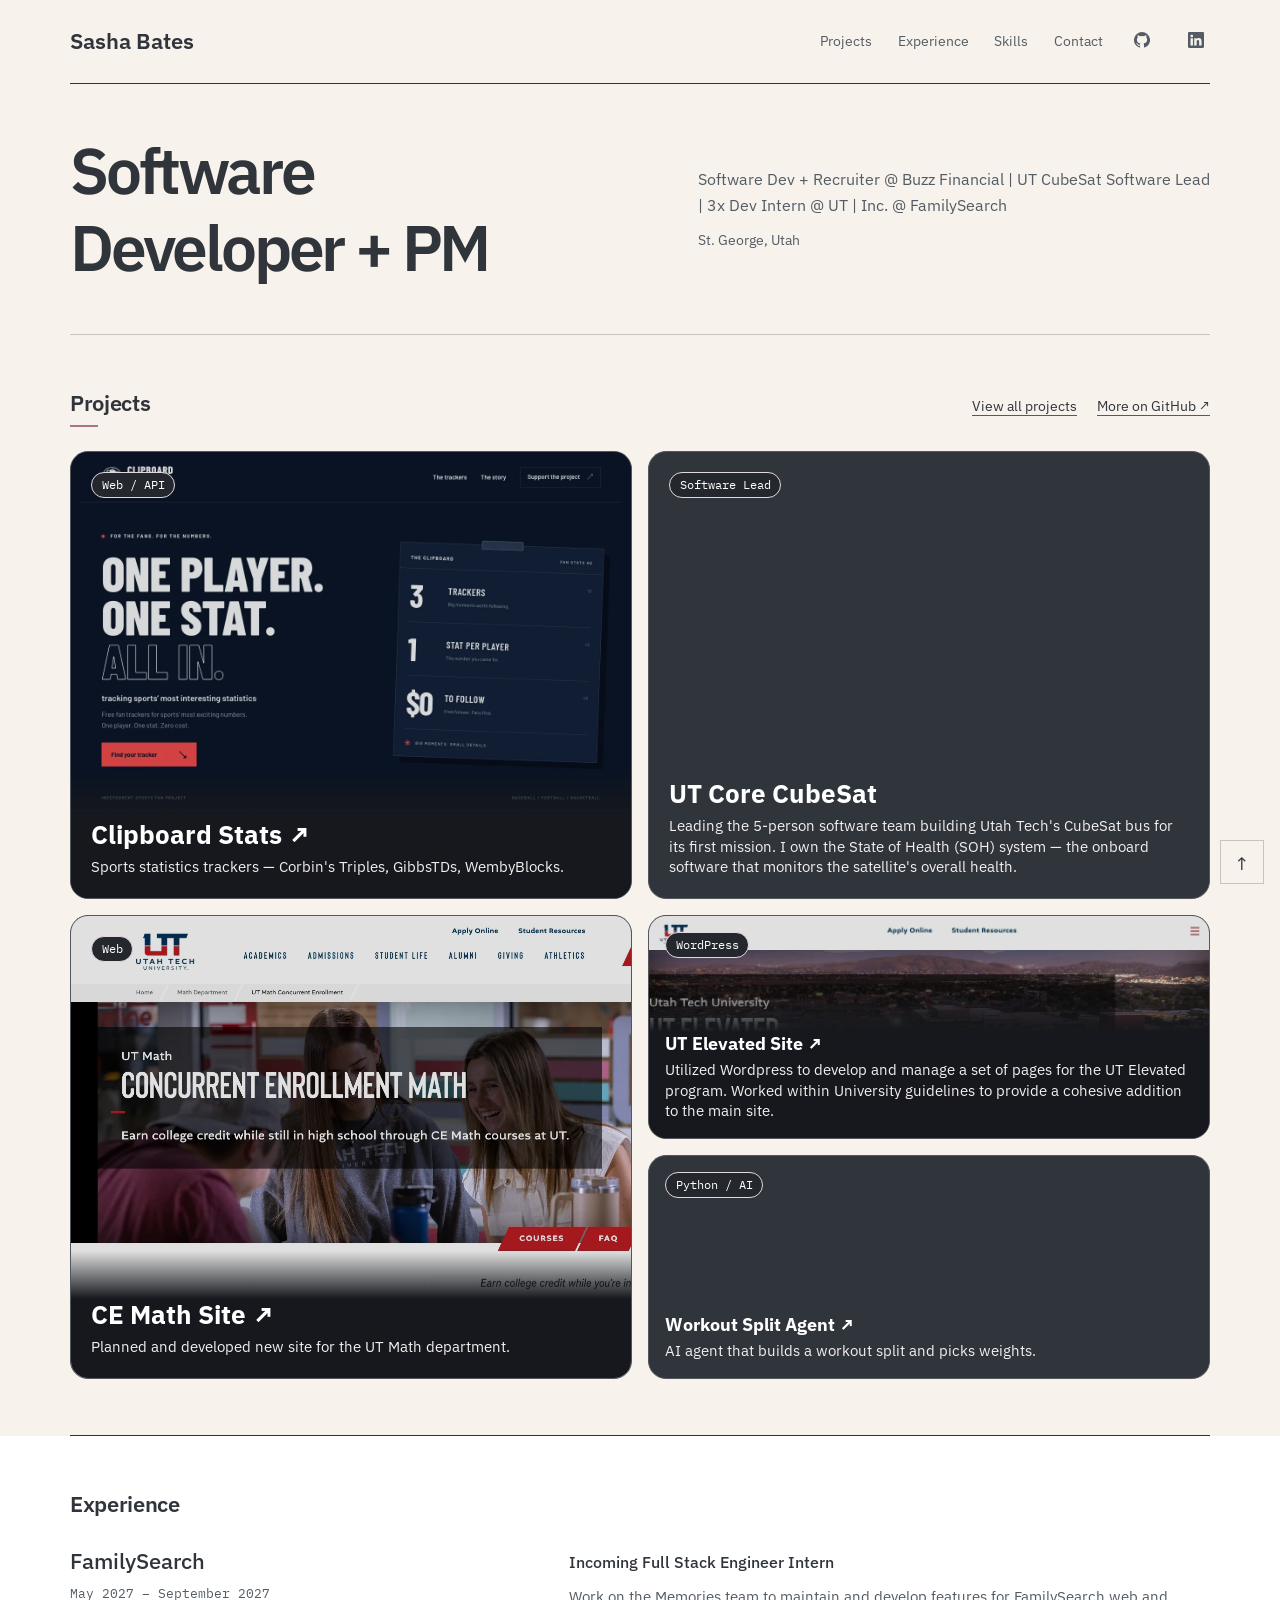
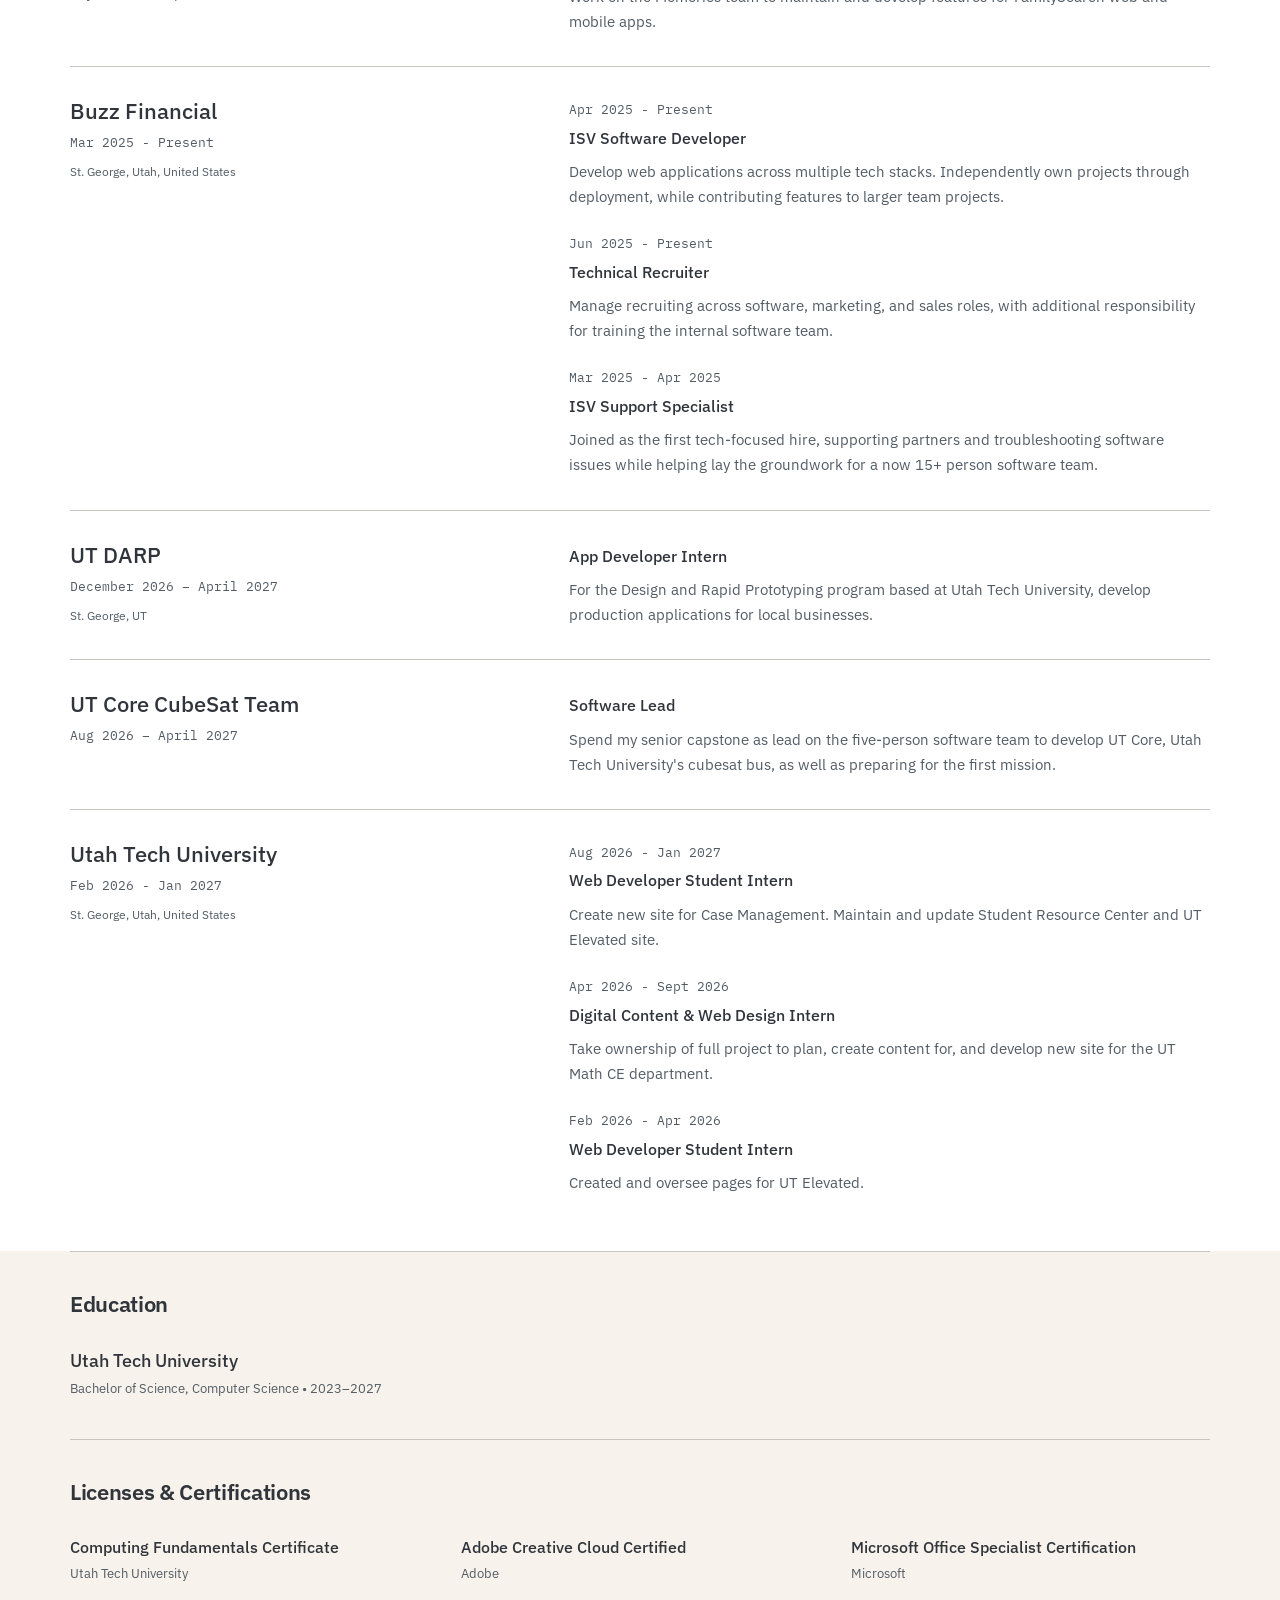
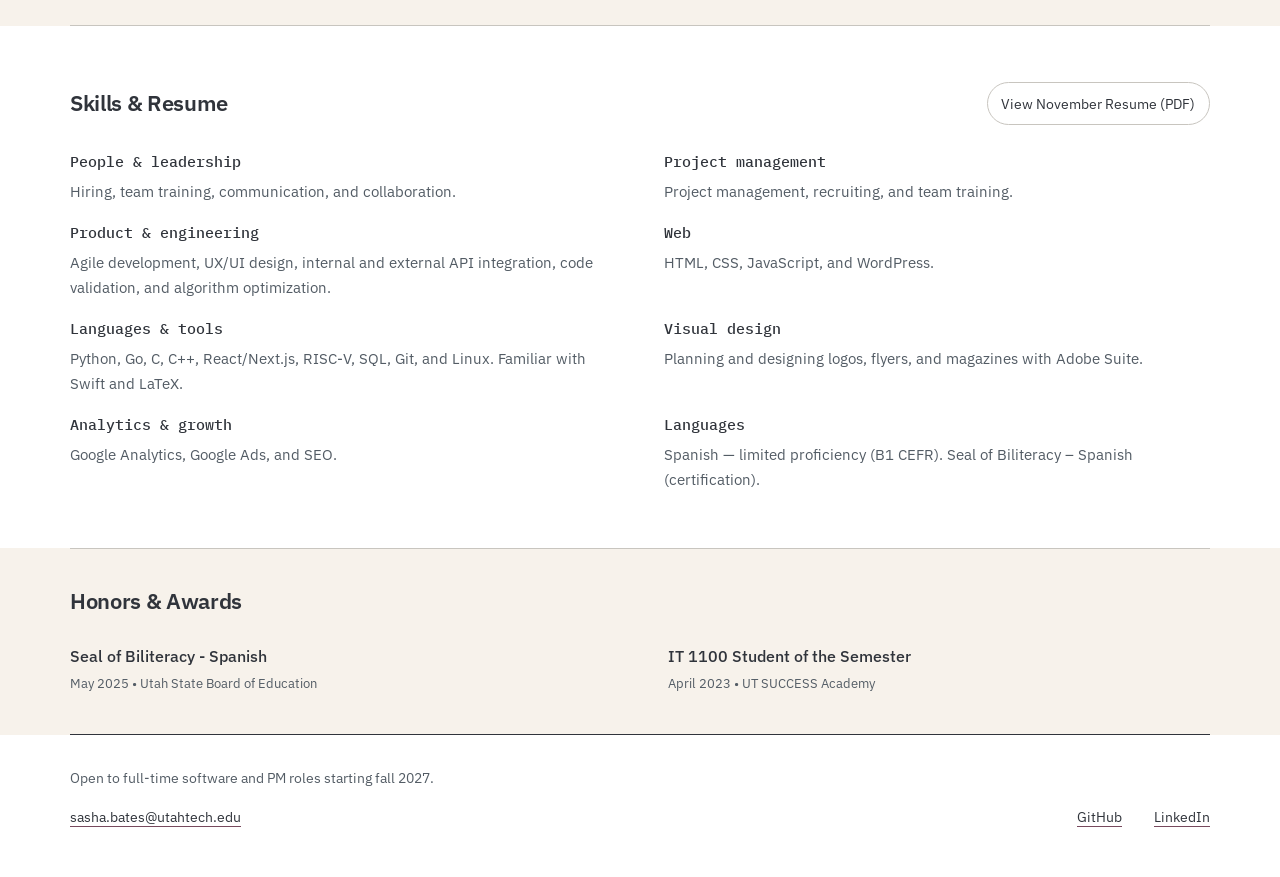
<file: skills/index.html>
<!doctype html>
<html lang="en">
<head>
	<meta charset="UTF-8" />
	<meta name="viewport" content="width=device-width, initial-scale=1.0" />
	<title>Redirecting...</title>
	<link rel="icon" href="/assets/favicon.svg" type="image/svg+xml" />
	<link rel="icon" href="/assets/favicon-32.png" type="image/png" sizes="32x32" />
	<link rel="icon" href="/assets/favicon-16.png" type="image/png" sizes="16x16" />
	<link rel="apple-touch-icon" href="/assets/favicon-180.png" sizes="180x180" />
	<link rel="canonical" href="/" />
	<script>
		try {
			sessionStorage.setItem('homeScrollTarget', 'skills');
			window.location.replace('/');
		} catch (error) {
			window.location.replace('/?scroll=skills');
		}
	</script>
	<noscript>
		<meta http-equiv="refresh" content="0; url=/?scroll=skills" />
	</noscript>
</head>
<body>
	<p>Redirecting to <a href="/?scroll=skills">/</a>...</p>
</body>
</html>
</file>
<file: styles.css>
:root {
  --paper: #f7f2eb;
  --white: #fff;
  --ink: #30343b;
  --muted: #535c65;
  --steel: #c9dde5;
  --accent: #aa7388;
  --accent-ink: #77495d;
  --line: #c8c5bf;
  --sky-soft: #edf4f6;
  --mono: "IBM Plex Mono", "SFMono-Regular", Consolas, monospace;
  --sans: "IBM Plex Sans", "Segoe UI", sans-serif;
}
* { box-sizing: border-box; }
html { scroll-behavior: smooth; scroll-padding-top: 6rem; }
body { margin: 0; overflow-x: clip; color: var(--ink); background: var(--paper); font: 1rem/1.65 var(--sans); }
.page-projects { background: var(--white); }
::selection { color: var(--ink); background: var(--steel); }
[hidden] { display: none !important; }
a { color: inherit; text-underline-offset: .25em; text-decoration-thickness: 1px; }
button, a { -webkit-tap-highlight-color: transparent; }
:focus-visible { outline: 2px solid var(--ink); outline-offset: 5px; }
p { margin: 0 0 1rem; }
h1, h2, h3 { margin: 0; line-height: 1.2; }
h1, h2 { font-family: var(--sans); font-weight: 600; }
h1 { font-size: 2rem; letter-spacing: -.025em; }
h2 { font-size: 1.35rem; letter-spacing: -.015em; }
h3 { font-size: 1.2rem; font-weight: 500; }
main, .site-footer, .site-header { width: min(1140px, calc(100% - 80px)); margin-inline: auto; }
.site-header { display: flex; justify-content: space-between; align-items: center; gap: 2rem; min-height: 84px; border-bottom: 1px solid var(--ink); }
.logo { font: 600 1.4rem/1 var(--sans); text-decoration: none; white-space: nowrap; }
nav { display: flex; flex-wrap: wrap; gap: .25rem clamp(.65rem, 2vw, 1.75rem); align-items: center; }
nav a { padding-block: .65rem; color: var(--muted); font-size: .9rem; text-decoration: none; border-bottom: 2px solid transparent; transition: color 160ms ease, border-color 160ms ease; }
.nav-social { display: grid; place-items: center; min-width: 28px; min-height: 36px; }
nav a:hover, nav a[aria-current] { color: var(--ink); border-bottom-color: var(--accent-ink); }
.skip-link { position: fixed; top: -100px; left: 1rem; z-index: 30; padding: .75rem 1rem; background: var(--ink); color: white; }
.skip-link:focus { top: 1rem; }
.visually-hidden { position: absolute; width: 1px; height: 1px; padding: 0; margin: -1px; overflow: hidden; clip-path: inset(50%); white-space: nowrap; }
.panel { padding-block: 3.5rem; }
.hero { padding-block: 3rem; border-bottom: 1px solid var(--line); }
.page-home .hero { display: grid; grid-template-columns: 1.1fr 1fr; column-gap: 4rem; align-items: center; }
.page-home .hero > h1 { font-size: clamp(2.4rem, 5vw, 4.75rem); letter-spacing: -.05em; text-wrap: balance; }
.label { font-size: .83rem; color: var(--accent-ink); }
.lead { font-size: 1rem; color: var(--muted); margin: 0; max-width: 55ch; }
.text-link { font-size: .9rem; text-decoration-color: var(--accent-ink); }
.text-link:hover { color: var(--accent-ink); text-decoration-color: currentColor; }
.location { font-size: .85rem; color: var(--muted); margin: .65rem 0 0; }
.section-head { display: flex; align-items: baseline; justify-content: space-between; gap: 1rem; margin-bottom: 1.5rem; }
/* Each project has two actual content groups: identity and description/actions.
   Keeping those groups intact avoids fragmented metadata and narrow text columns. */

.project-header-links { display: flex; flex-wrap: wrap; gap: .5rem 1.25rem; }
.home-projects > .section-head h2::after {
  content: "";
  display: block;
  width: 1.75rem;
  height: 2px;
  margin-top: .5rem;
  background: var(--accent);
}
.project-mosaic {
  display: grid;
  grid-template-columns: repeat(2, minmax(0, 1fr));
  grid-auto-rows: minmax(14rem, auto);
  gap: 1rem;
}
.mosaic-card {
  --card-padding: 1rem;
  position: relative;
  isolation: isolate;
  display: flex;
  flex-direction: column;
  align-items: start;
  overflow: hidden;
  min-width: 0;
  border: 1px solid #53565d;
  border-radius: 18px;
  padding: var(--card-padding);
  background: var(--ink);
  color: var(--white);
  text-decoration: none;
  transition: border-color 180ms ease, box-shadow 180ms ease;
}
a.mosaic-card:hover, a.mosaic-card:focus-visible {
  border-color: var(--accent);
  box-shadow: 0 0 0 1px var(--accent);
}
.mosaic-large { --card-padding: 1.25rem; min-height: clamp(21rem, 35vw, 29rem); }
.mosaic-image {
  position: absolute;
  inset: 0;
  z-index: -2;
  width: 100%;
  height: 100%;
  object-fit: cover;
  object-position: center top;
  filter: brightness(.88);
  transition: filter 180ms ease;
}
.mosaic-elevated .mosaic-image { object-position: 18% top; }
.mosaic-math .mosaic-image { object-position: left top; }
a.mosaic-card:hover .mosaic-image { filter: brightness(1); }
.mosaic-card:has(.mosaic-image) .mosaic-copy::before {
  content: "";
  position: absolute;
  z-index: -1;
  inset: -1.5rem calc(-1 * var(--card-padding)) calc(-1 * var(--card-padding));
  background: linear-gradient(to bottom, transparent, #16181d 3rem);
}
.mosaic-tag { font: 400 .76rem/1.35 var(--mono); border: 1px solid #e1d9df; border-radius: 999px; padding: .25rem .6rem; background: #24272d; }
.mosaic-copy { position: relative; align-self: stretch; margin-top: auto; padding-top: 1.5rem; }
.mosaic-copy h3 { font-size: 1.15rem; font-weight: 700; }
.mosaic-large h3 { font-size: 1.65rem; }
.mosaic-copy h3 span { white-space: nowrap; }
.mosaic-copy p { margin: .4rem 0 0; color: #f2eff0; font-size: .91rem; line-height: 1.4; }

.projects-grid.project-index { display: block; }
.project-index > .project-card { display: grid; grid-template-columns: minmax(0, .9fr) minmax(0, 1.3fr); gap: 3.5rem; padding: 1.65rem 0; border-top: 1px solid var(--line); scroll-margin-top: 2rem; }
.project-heading, .project-body { min-width: 0; }
.project-heading h3 { font: 500 1.4rem/1.3 var(--sans); letter-spacing: -.02em; margin: .3rem 0 .6rem; }
.project-tags { display: flex; gap: .3rem .8rem; flex-wrap: wrap; }
.tag { font-family: var(--mono); color: var(--muted); font-size: .76rem; margin: 0; }
.tag-type { color: var(--accent-ink); border: 1px solid var(--line); border-radius: 999px; padding-inline: .55rem; }
.year, .skill-label, .filter-status { font-family: var(--mono); }
.meta, .year { color: var(--muted); font-size: .82rem; margin: 0; }
.project-body { font-size: .98rem; }
.project-body p { margin: 0 0 .5rem; }
.compact-copy p:last-child { margin-bottom: 0; }
.project-links { display: flex; gap: 1.25rem; flex-wrap: wrap; margin-top: .85rem; }
.project-links a { display: inline-flex; align-items: center; min-height: 30px; color: var(--ink); font-size: .88rem; font-weight: 500; text-decoration-color: var(--accent-ink); }
.project-links a::after { content: "↗"; margin-left: .4rem; transition: transform 160ms ease; }
.project-links a:hover { color: var(--accent-ink); }
.project-links a:hover::after { transform: translate(2px, -2px); }
.page-projects .hero { display: grid; grid-template-columns: .9fr 1.3fr; gap: 3.5rem; align-items: center; padding-block: 2.5rem; }
.page-projects #projects { padding-top: 1rem; }
.page-projects #projects > .section-head { margin-bottom: .5rem; justify-content: end; }
.project-filter { display: flex; flex-wrap: wrap; gap: .5rem; }
.filter-chip {
  min-height: 40px;
  padding: .35rem .9rem;
  border: 1px solid var(--line);
  border-radius: 999px;
  background: var(--white);
  color: var(--muted);
  font: 500 .86rem var(--mono);
  cursor: pointer;
  transition: color 160ms ease, border-color 160ms ease;
}
.filter-chip:hover, .filter-chip.is-active { color: var(--accent-ink); border-color: var(--accent-ink); }
.filter-status { color: var(--muted); font-size: .76rem; margin: .75rem 0; }
.project-index .project-card:first-child { border-top: 0; }
.project-index .project-card:target { background: var(--sky-soft); outline: 1px solid var(--accent-ink); outline-offset: 10px; }
/* Résumé content follows the work, with section headings above readable rows. */
.experience-section { border-top: 1px solid var(--ink); }
.experience-section > h2, .info-section > h2 { margin-bottom: 2rem; }
.timeline { display: flex; flex-direction: column; }
.timeline article { display: grid; grid-template-columns: minmax(0, .9fr) minmax(0, 1.3fr); gap: 3.5rem; border-top: 1px solid var(--line); padding-block: 2rem; }
.timeline article:first-child { border-top: 0; padding-top: 0; }
.timeline article:last-child { padding-bottom: 0; }
.employer { display: flex; flex-direction: column; align-items: start; gap: .45rem; }
.employer h3 { order: -1; font-size: 1.35rem; }
.employer > .meta { font-size: .78rem; }
.role-stack { display: grid; gap: 1.5rem; }
.role-item > .meta { font-size: 1rem; color: var(--ink); margin-bottom: .3rem; }
.role-item > .meta strong { font-weight: 500; }
.role-item > .year { margin-bottom: .25rem; }
.role-item > p:last-child { color: var(--muted); margin: .5rem 0 0; font-size: .95rem; }
.projects-grid { display: grid; gap: 1.5rem; }
.project-card { min-width: 0; }
.info-section { border-top: 1px solid var(--line); padding-block: 2.5rem; }
.info-section h3 { margin-bottom: .4rem; font-size: 1.1rem; }
.credentials .projects-grid { grid-template-columns: repeat(3, minmax(0, 1fr)); gap: 2rem; }
.credentials h3, .awards h3 { font-size: .98rem; font-weight: 500; }
.awards .projects-grid { grid-template-columns: 1fr 1fr; gap: 3.5rem; }
.skills-section { border-top: 1px solid var(--line); }
.skills-section .section-head { align-items: center; }
.skill-grid { display: grid; grid-template-columns: 1fr 1fr; gap: 1rem 3rem; }
.skill-grid > p { color: var(--muted); font-size: .95rem; margin: 0; }
.resume-link { display: inline-block; padding: .55rem .85rem; border: 1px solid var(--line); border-radius: 999px; font-size: .9rem; text-decoration: none; }
.resume-link:hover { color: var(--accent-ink); border-color: var(--accent); }
.skill-label { display: block; color: var(--ink); font-weight: 500; margin-bottom: .3rem; }
.project-body h4 { margin: 0 0 .25rem; font-size: 1rem; }
.tracker-links { display: flex; flex-wrap: wrap; gap: .35rem 1.25rem; margin: .75rem 0 0; padding: 0; list-style: none; }
#competitions, #conferences { border-top: 1px solid var(--line); padding-block: 2.5rem; }
#competitions .projects-grid, #conferences .projects-grid { grid-template-columns: 1fr 1fr; gap: 2rem 3.5rem; }
#competitions h3, #conferences h3 { font-size: 1.1rem; margin-bottom: .4rem; }
#competitions .project-card > p:last-child, #conferences .project-card > p:last-child, #conferences .compact-copy { color: var(--muted); font-size: .92rem; margin: .5rem 0 0; }

.site-footer { display: flex; flex-wrap: wrap; align-items: baseline; gap: 1rem 2rem; padding-block: 2rem 3rem; border-top: 1px solid var(--ink); }
.site-footer .footer-note { width: 100%; color: var(--muted); font-size: .85rem; margin: 0; }
.site-footer > a { font-size: .88rem; text-decoration-color: var(--accent-ink); }
.site-footer > a:first-of-type { margin-right: auto; }
.back-to-top { position: fixed; bottom: 1rem; right: 1rem; width: 44px; height: 44px; background: var(--paper); border: 1px solid var(--line); color: var(--ink); font: 1.2rem var(--sans); cursor: pointer; }
.back-to-top:hover { background: var(--steel); }
/* Full-width surface changes preserve the existing content alignment. */
.page-home .experience-section, .page-home .site-footer { --section-surface: var(--white); }
.page-home .skills-section { --section-surface: var(--white); }
.page-projects .hero, #conferences,
.page-projects .site-footer { --section-surface: var(--paper); }
.page-home .experience-section, .page-home .skills-section,
.page-home .site-footer, .page-projects .hero,
#conferences, .page-projects .site-footer {
  position: relative;
  isolation: isolate;
}
.page-home .experience-section::before, .page-home .skills-section::before,
.page-home .site-footer::before, .page-projects .hero::before,
#conferences::before, .page-projects .site-footer::before {
  content: "";
  position: absolute;
  inset-block: 0;
  left: 50%;
  width: 100vw;
  transform: translateX(-50%);
  background: var(--section-surface);
  z-index: -1;
  pointer-events: none;
}
nav a, .text-link, .project-links a,
.site-footer > a, .back-to-top {
  transition: color 160ms ease, background-color 160ms ease,
    border-color 160ms ease, text-decoration-color 160ms ease;
}
.filter-chip.is-active { font-weight: 700; }
.project-links a::after { color: var(--accent-ink); }
.site-footer > a:hover { color: var(--accent-ink); text-decoration-color: currentColor; }
.project-index > .project-card:focus-within { background: var(--sky-soft); }

@media (hover: hover) {
  .project-index > .project-card { transition: background-color 180ms ease, border-color 180ms ease; }
  .project-index > .project-card:hover { background: var(--sky-soft); border-color: var(--steel); }
}
@media (min-width: 421px) {
  .mosaic-math { grid-row: span 2; }
}
@media (max-width: 420px) {
  .project-mosaic { grid-template-columns: minmax(0, 1fr); grid-auto-rows: minmax(12rem, auto); }
  .mosaic-large { min-height: 17rem; }
}
@media (max-width: 960px) {
  main, .site-header, .site-footer { width: calc(100% - 48px); }
  .page-home .hero { column-gap: 2rem; }
  .project-index > .project-card, .timeline article, .page-projects .hero { column-gap: 2rem; }
  .credentials .projects-grid { grid-template-columns: 1fr; gap: 1.25rem; }
}
@media (max-width: 640px) {
  main, .site-header, .site-footer { width: calc(100% - 40px); }
  .site-header { padding-block: 1rem; flex-direction: column; align-items: start; gap: .65rem; }
  .logo { font-size: 1.4rem; }
  nav { width: 100%; column-gap: 1rem; }
  nav a { font-size: .85rem; padding-block: .4rem; }
  .hero, .page-projects .hero { padding-block: 1.75rem; }
  .panel { padding-block: 2rem; }
  .page-home .hero, .page-projects .hero { display: flex; flex-direction: column; align-items: start; gap: 1rem; }
  h1 { font-size: 1.8rem; }
  .skills-section .section-head { align-items: start; }
  .section-head { align-items: start; flex-direction: column; gap: .5rem; margin-bottom: 1rem; }
  .project-index > .project-card { grid-template-columns: 1fr; gap: .85rem; padding-block: 1.4rem; }
  .project-heading h3 { font-size: 1.35rem; margin-bottom: .4rem; }
  .project-body { font-size: .95rem; }
  .page-projects #projects > .section-head { align-items: end; }
  .timeline article { grid-template-columns: 1fr; gap: 1.25rem; }
  .experience-section > h2, .info-section > h2 { margin-bottom: 1.5rem; }
  .awards .projects-grid, .skill-grid, #competitions .projects-grid, #conferences .projects-grid { grid-template-columns: 1fr; gap: 1.5rem; }

  .site-footer { padding-bottom: 4rem; }
  .site-footer .footer-note { width: 100%; text-align: left; margin: 0; }
  .site-footer > a:first-of-type { width: 100%; }
}
@media (prefers-reduced-motion: reduce) {
  html { scroll-behavior: auto; }
  *, *::before, *::after { animation: none !important; transition: none !important; }
}
</file>
